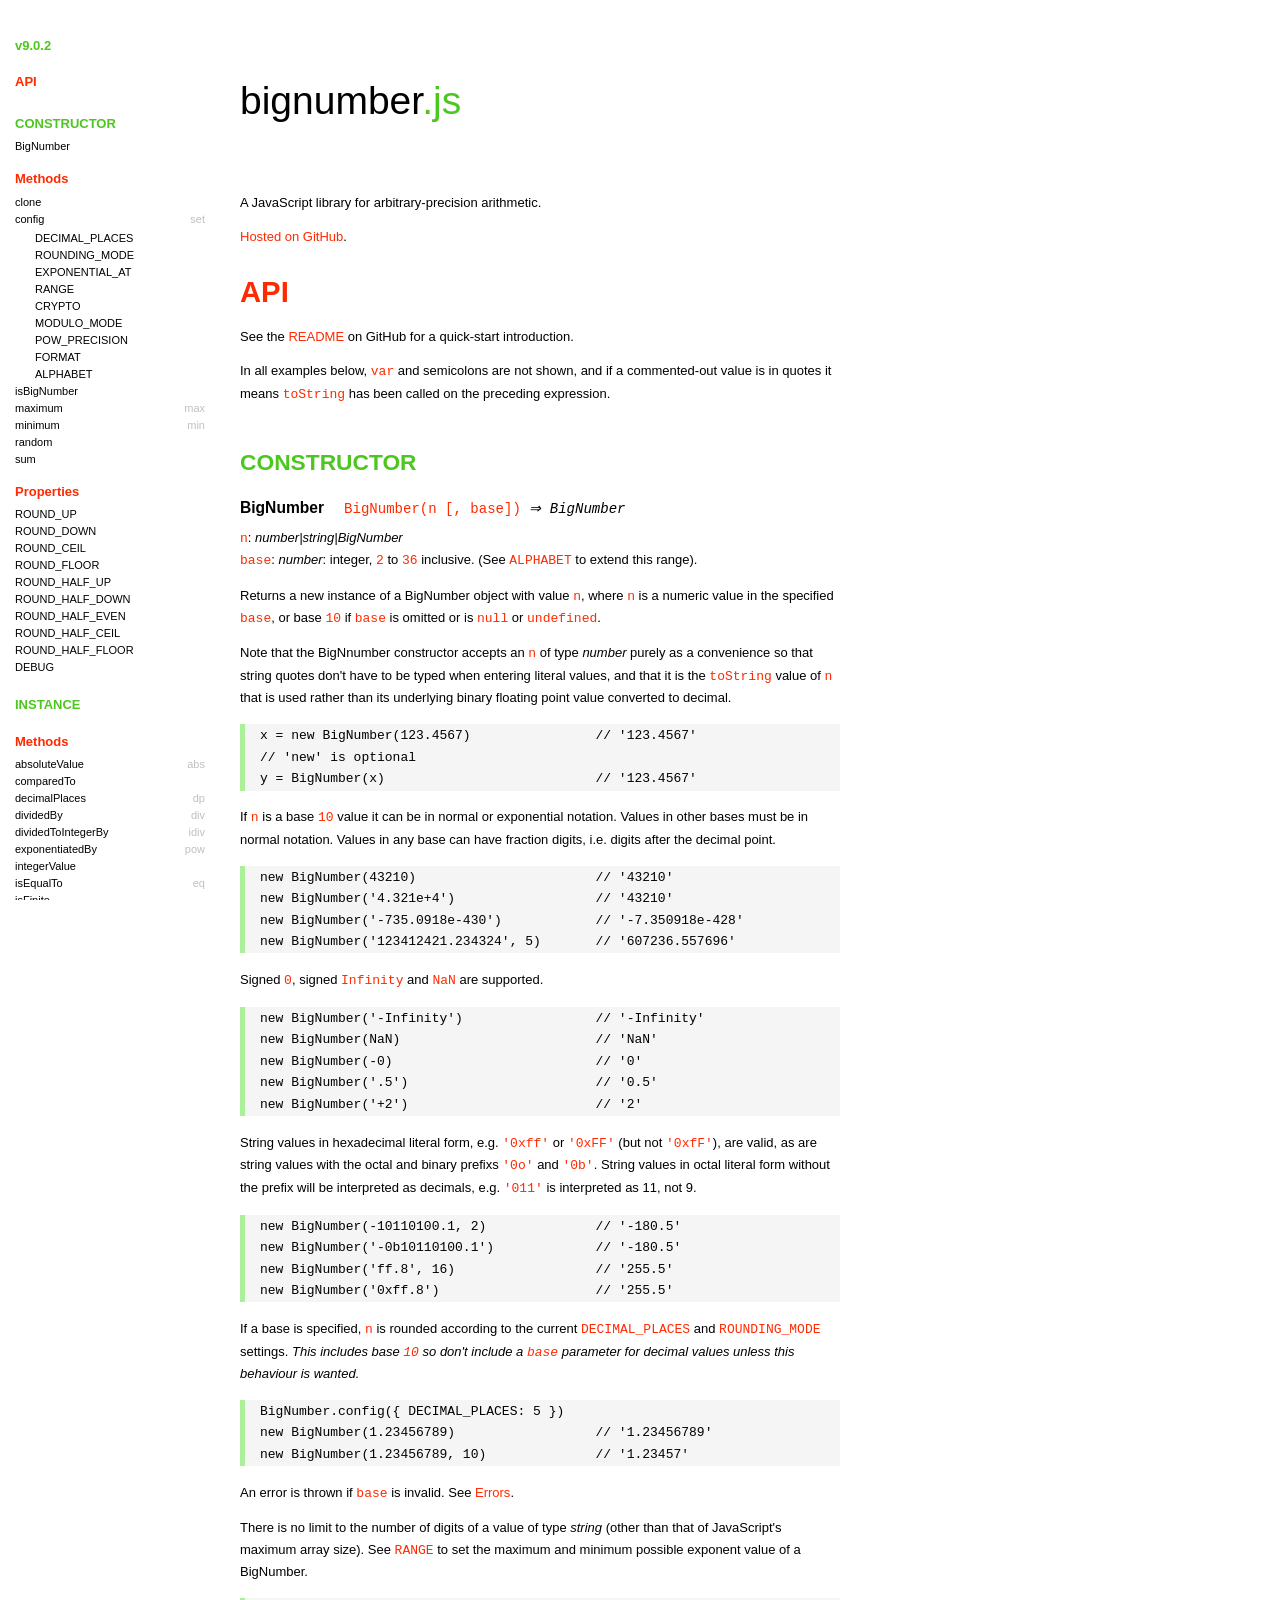
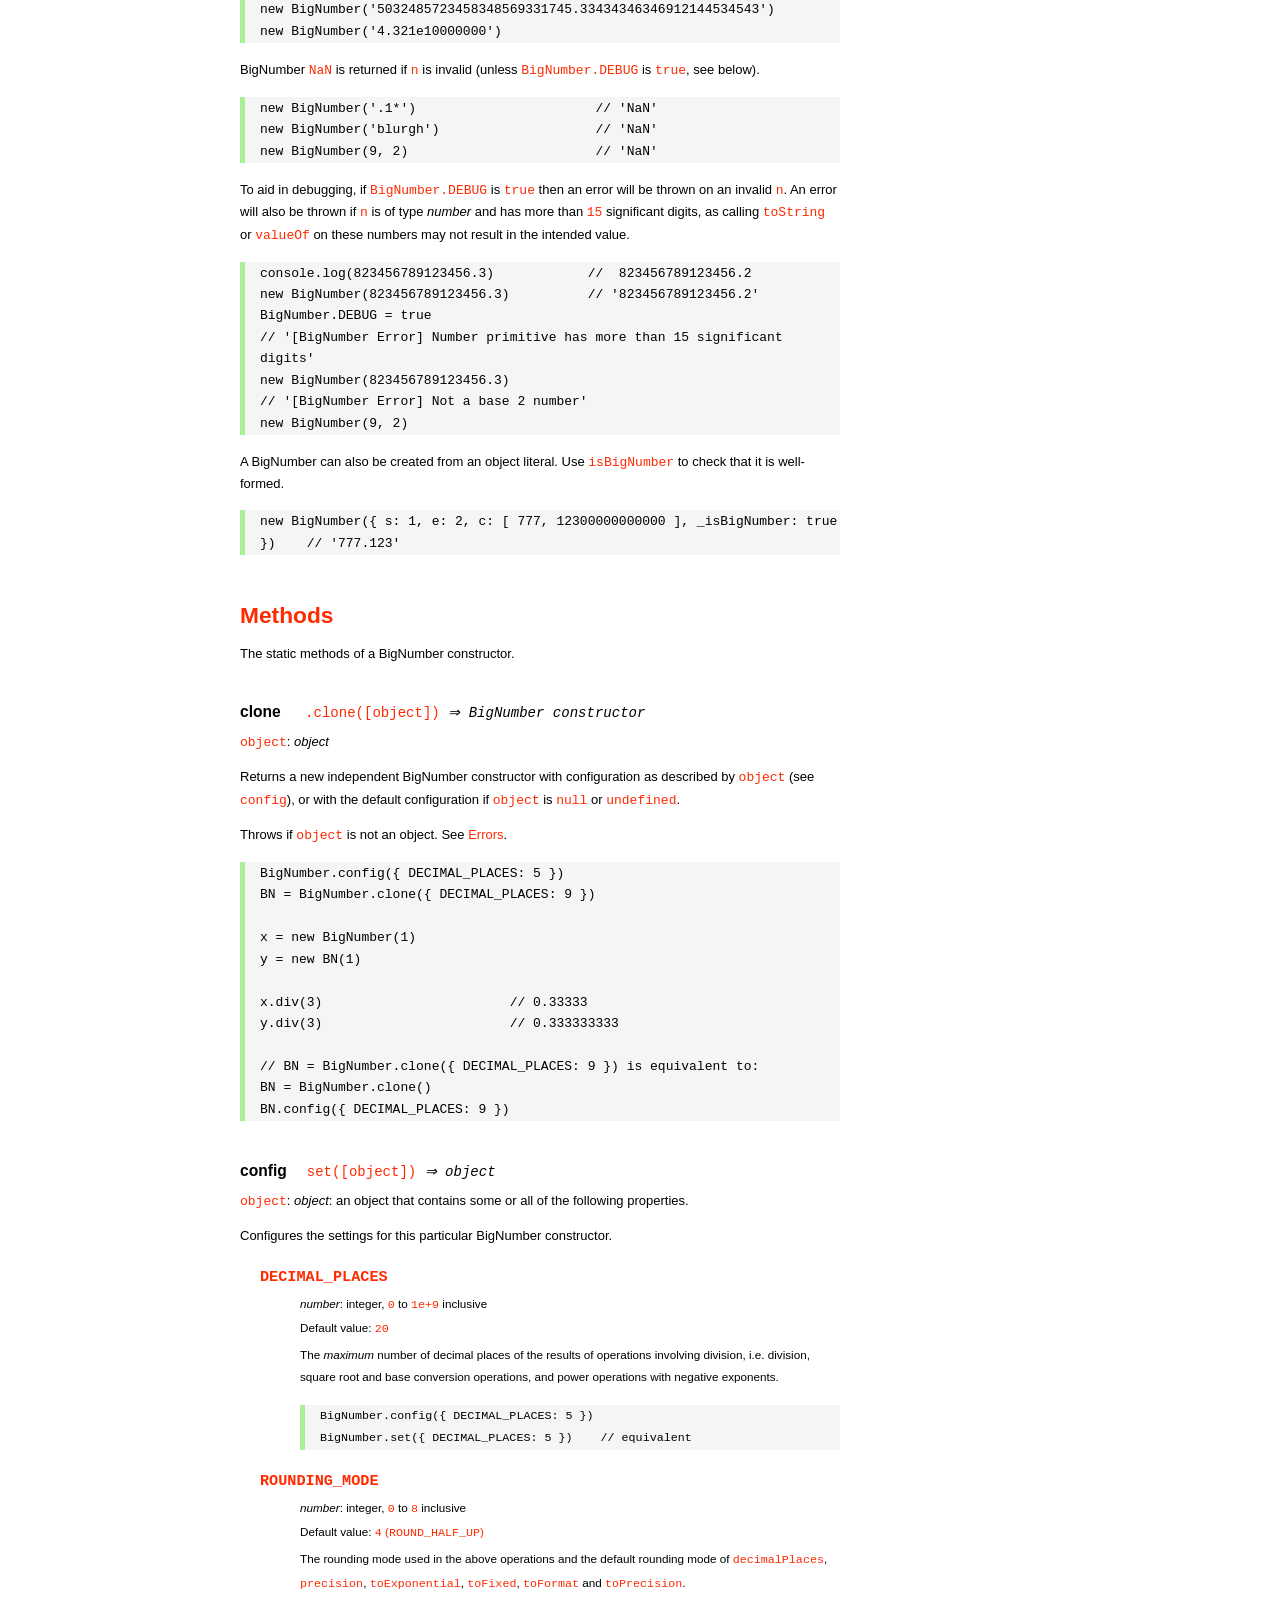
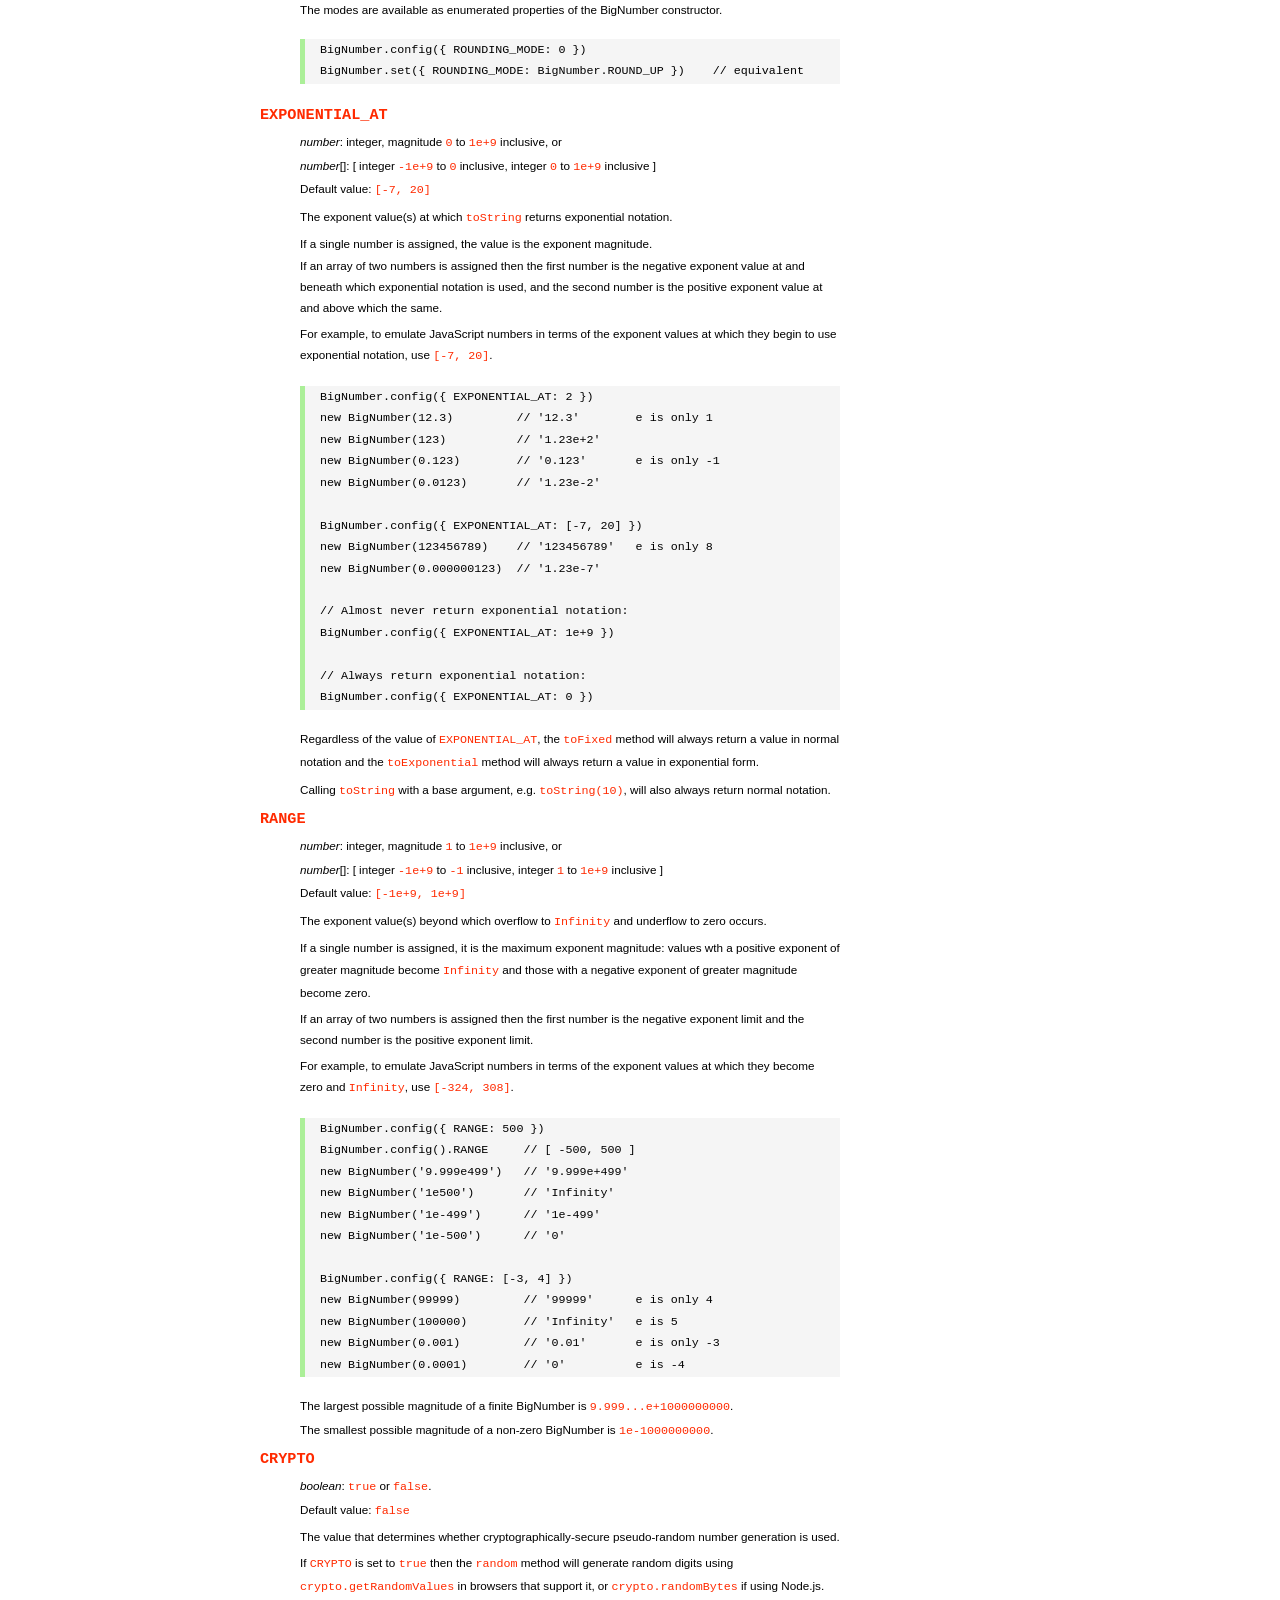
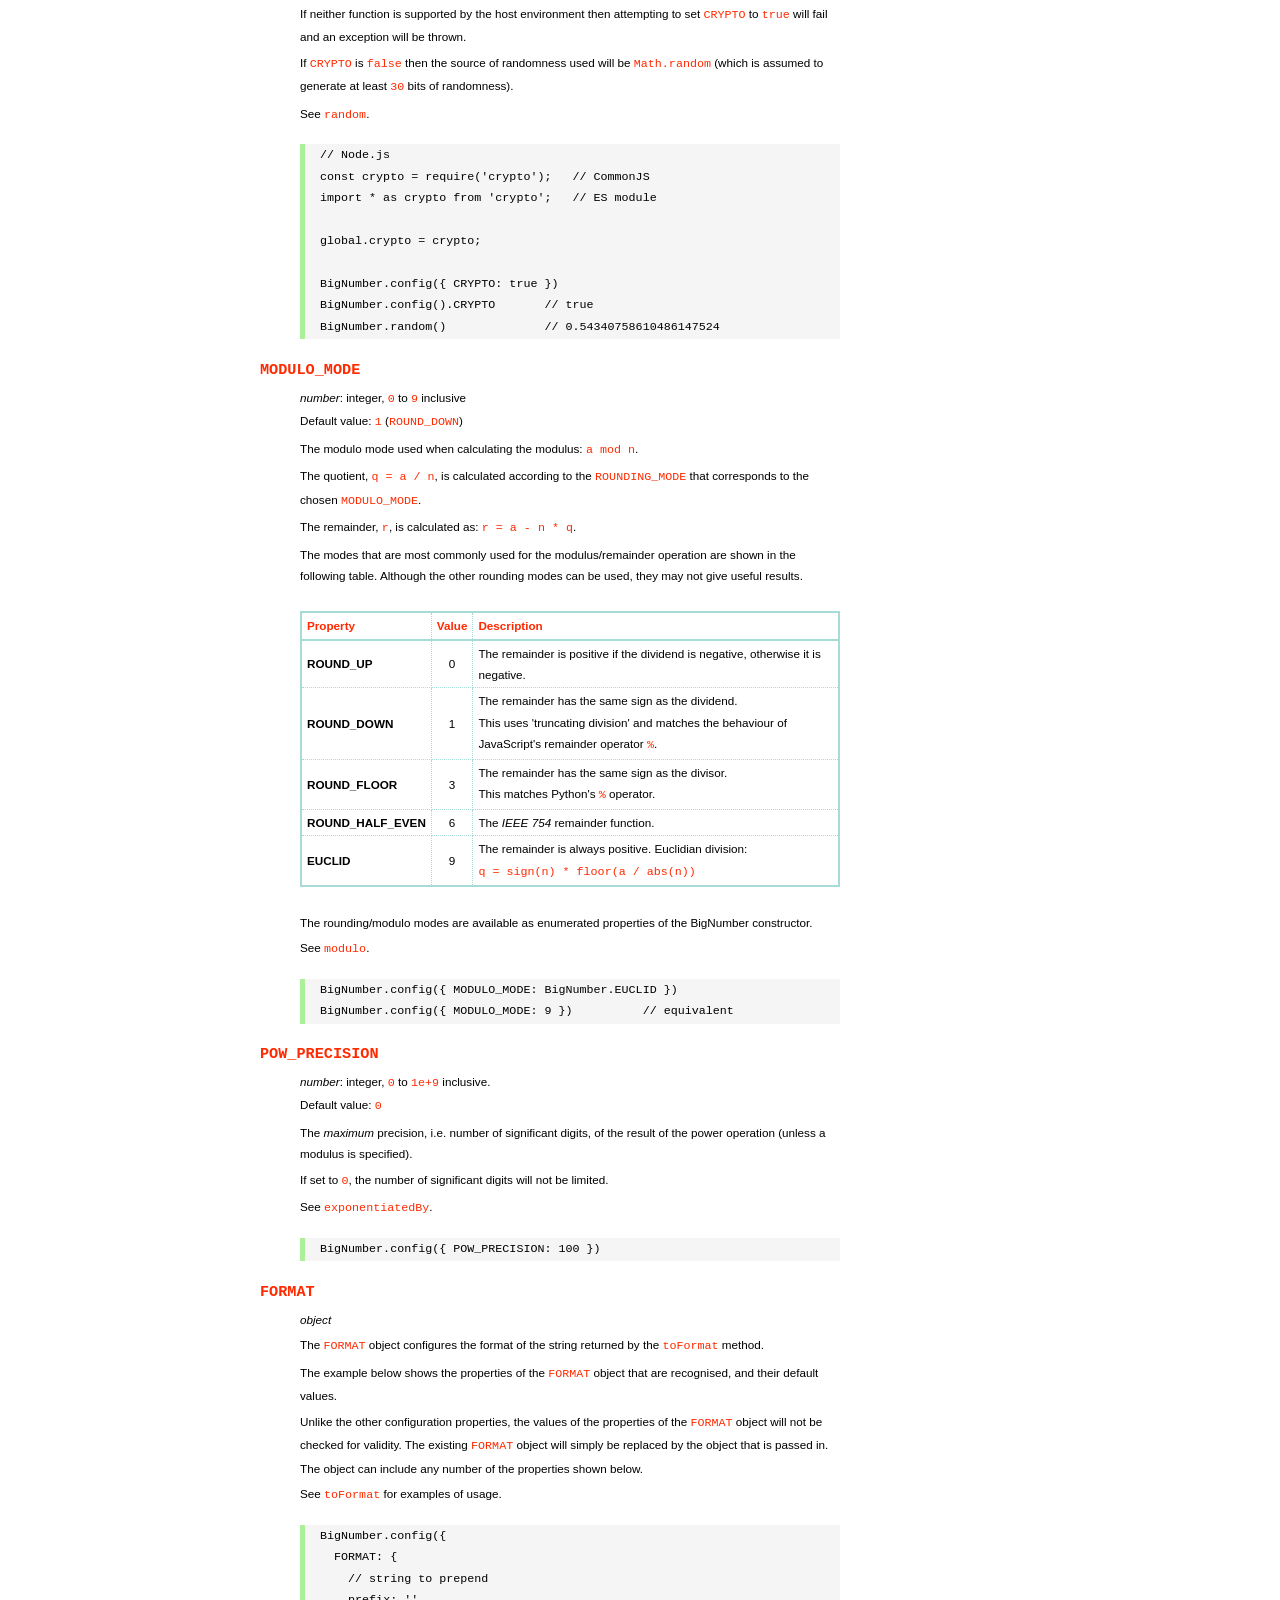
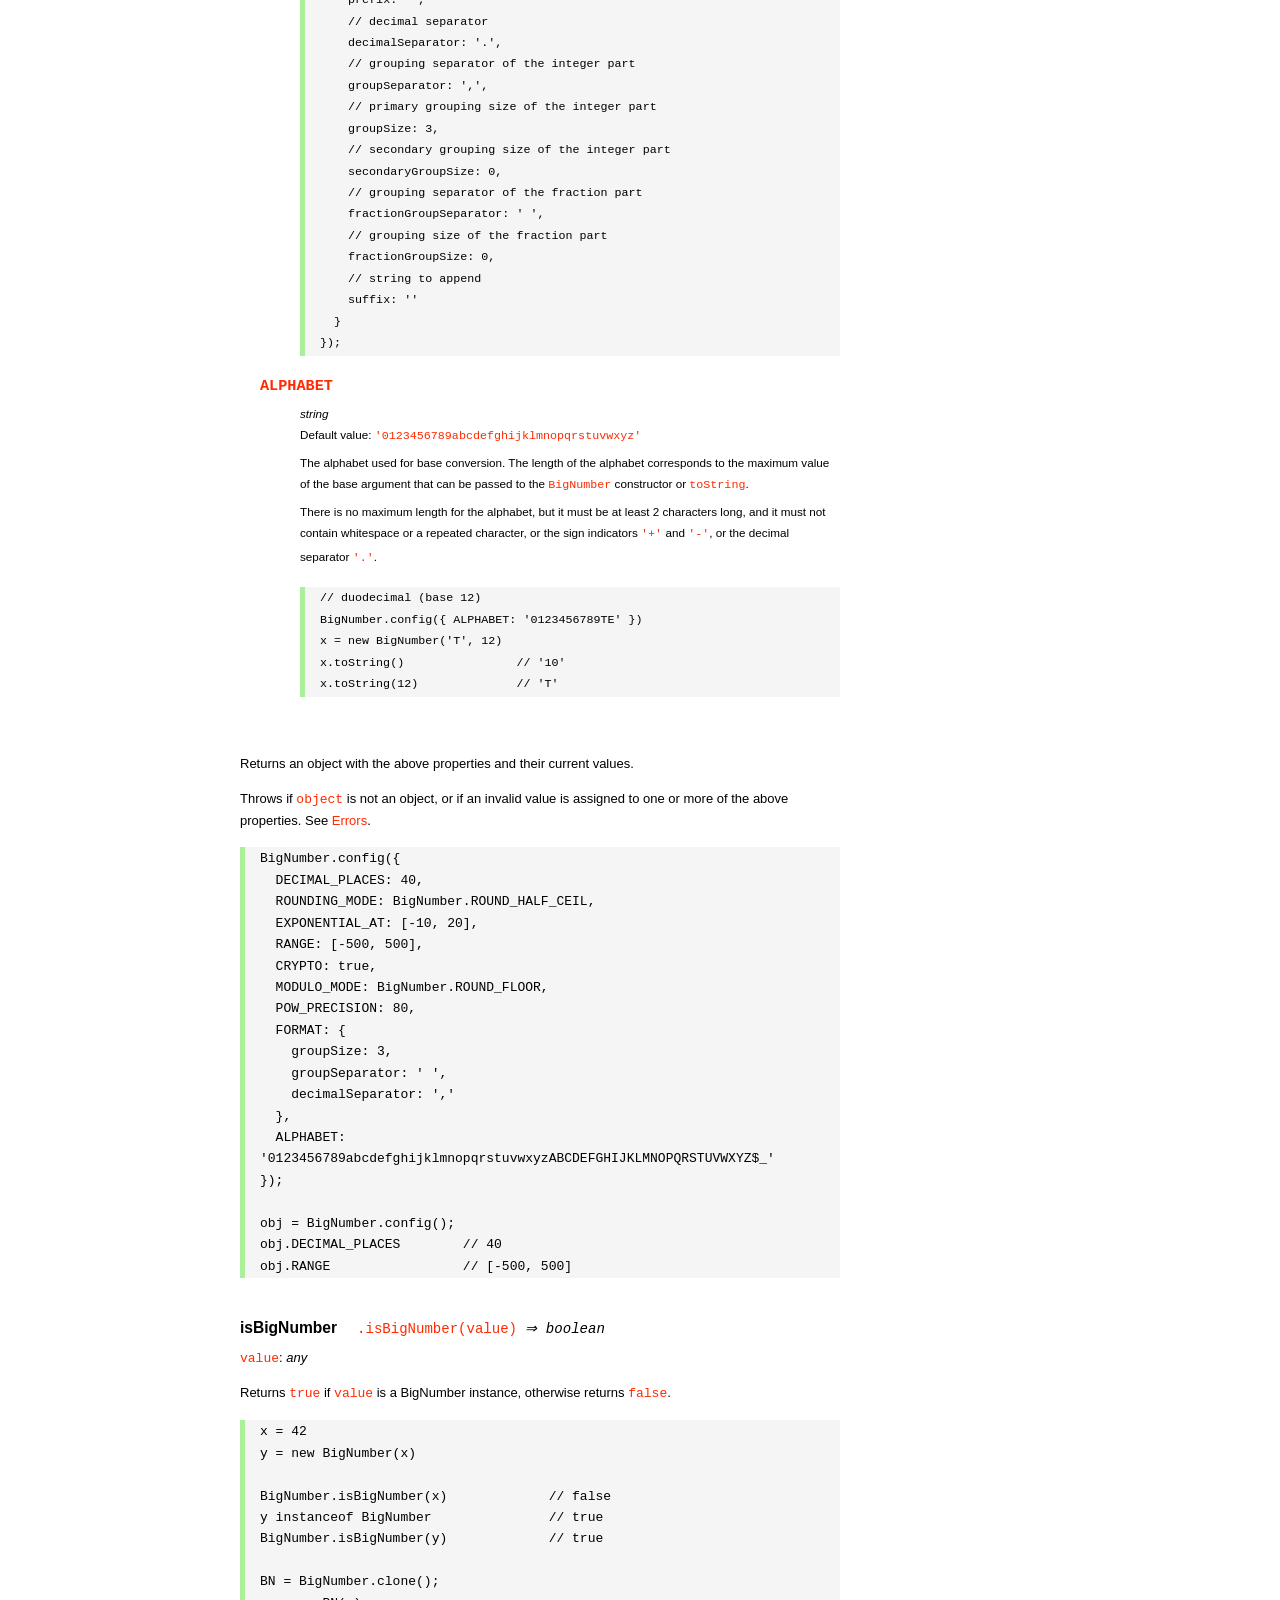
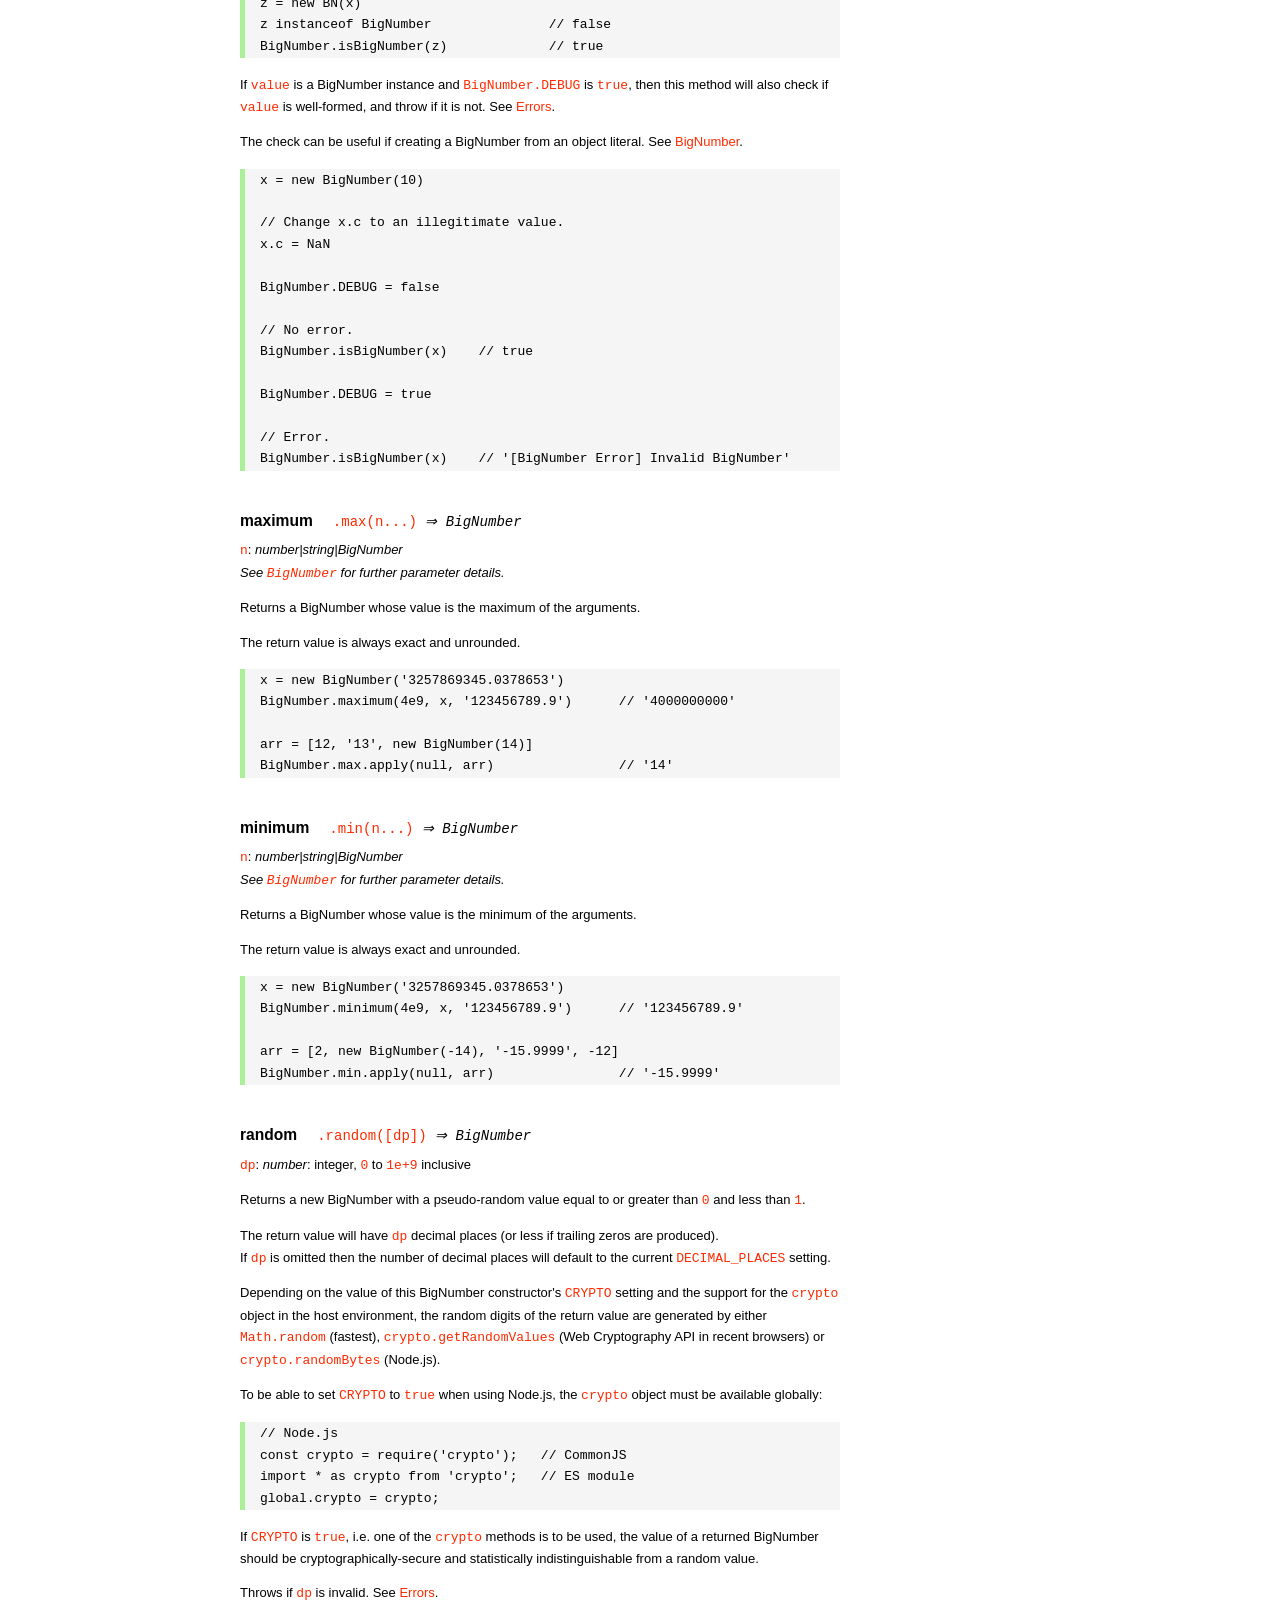
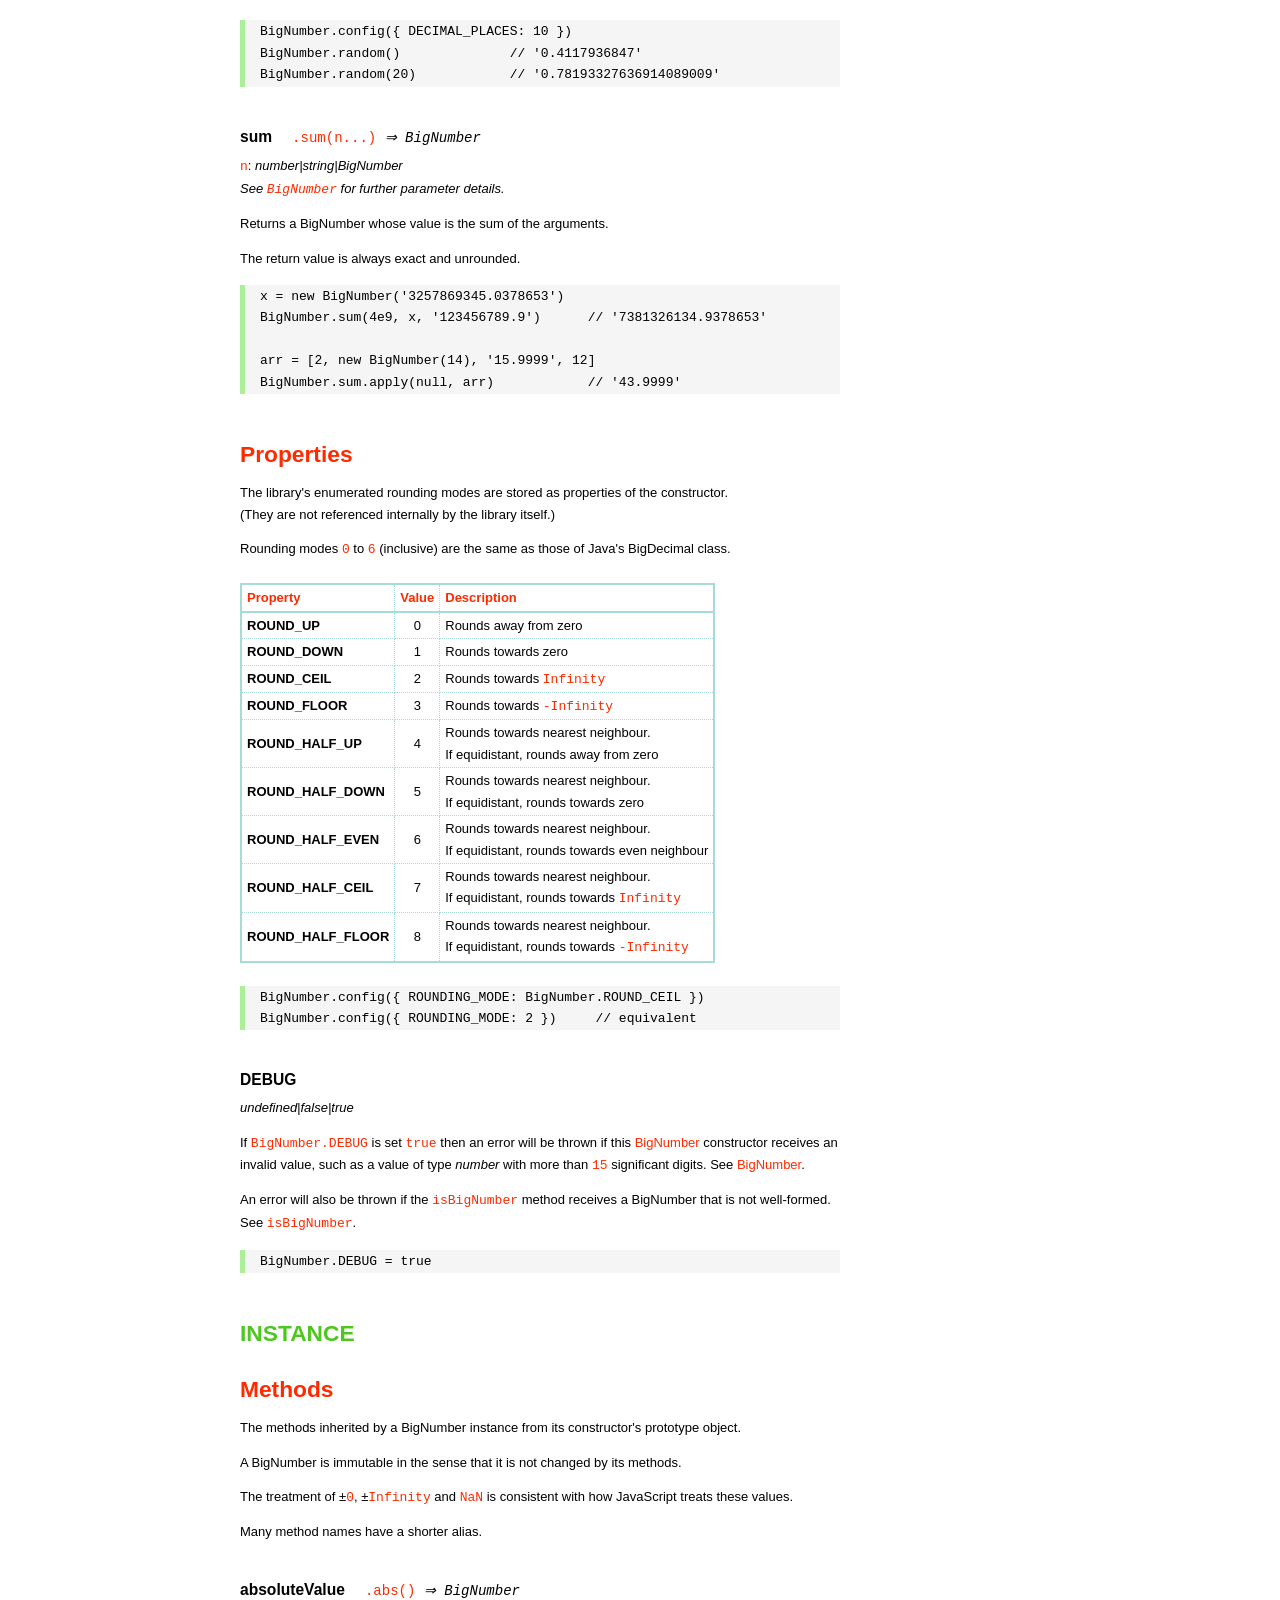
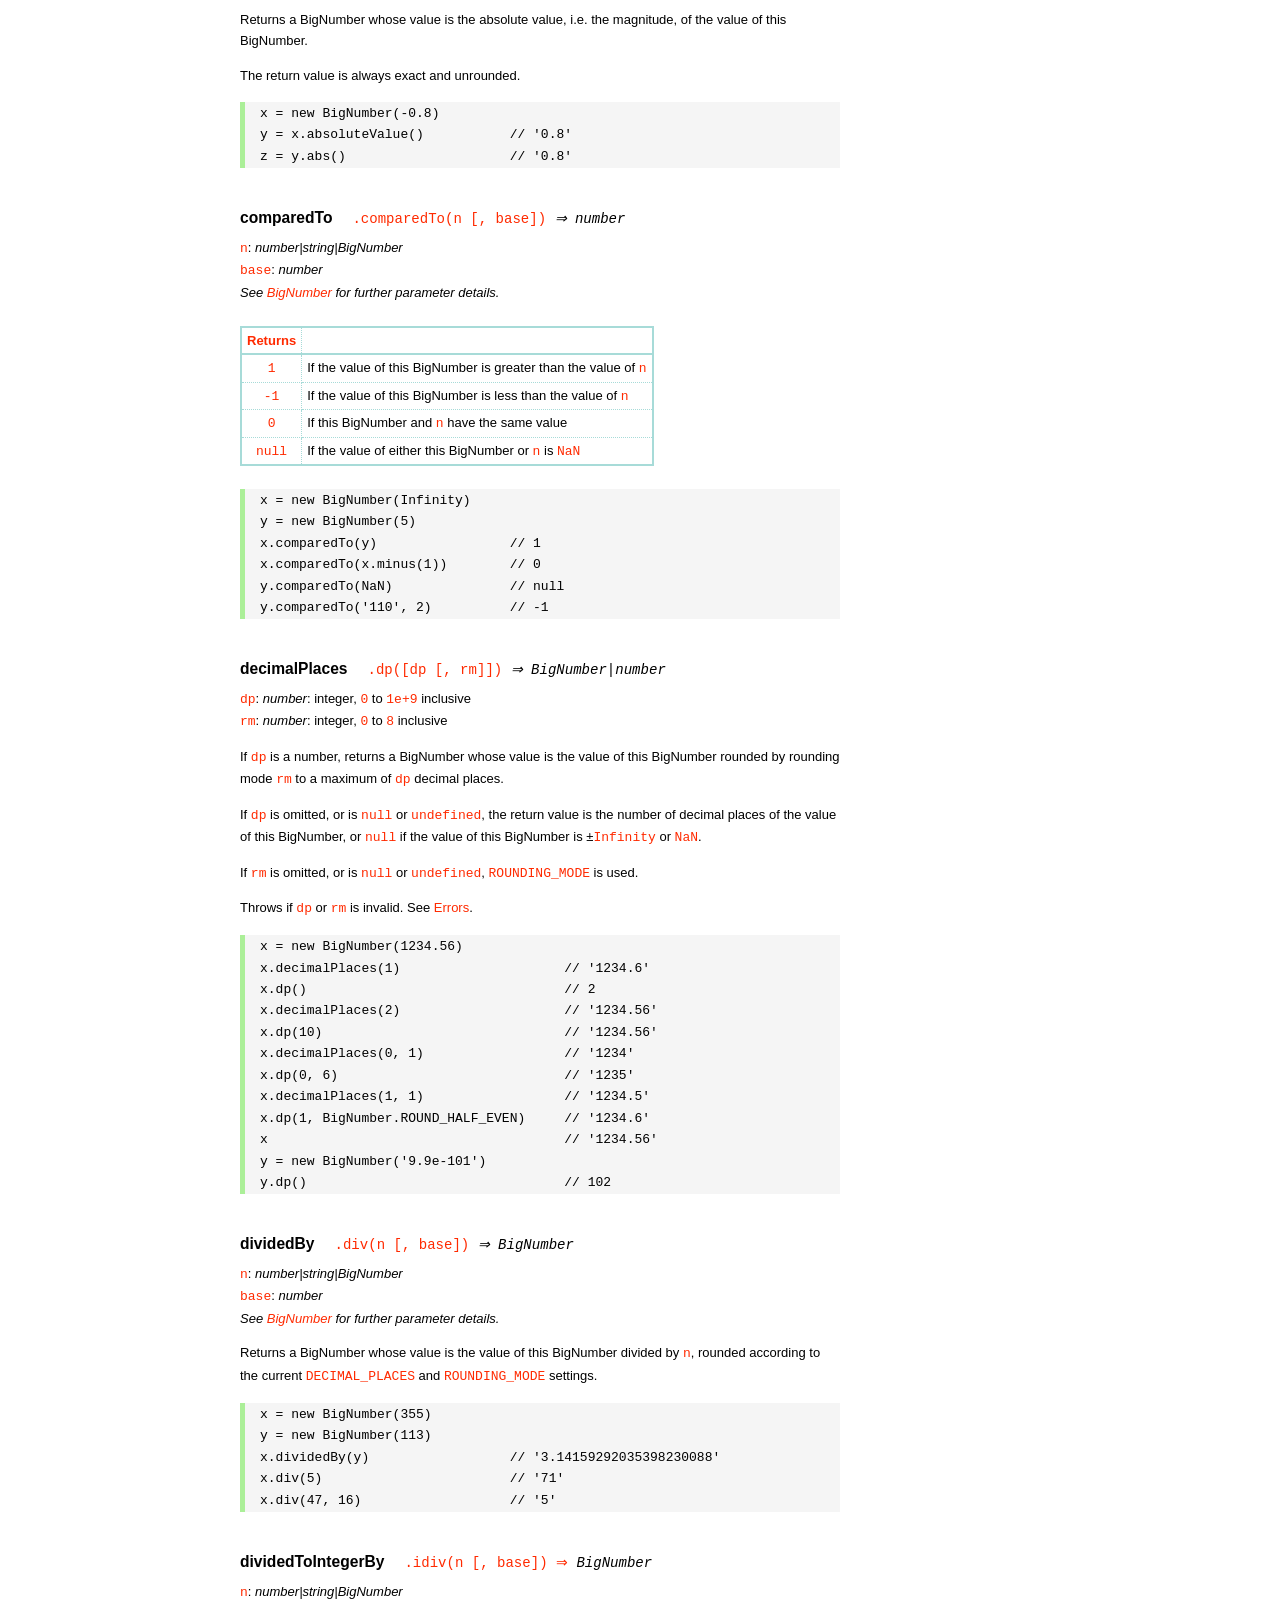
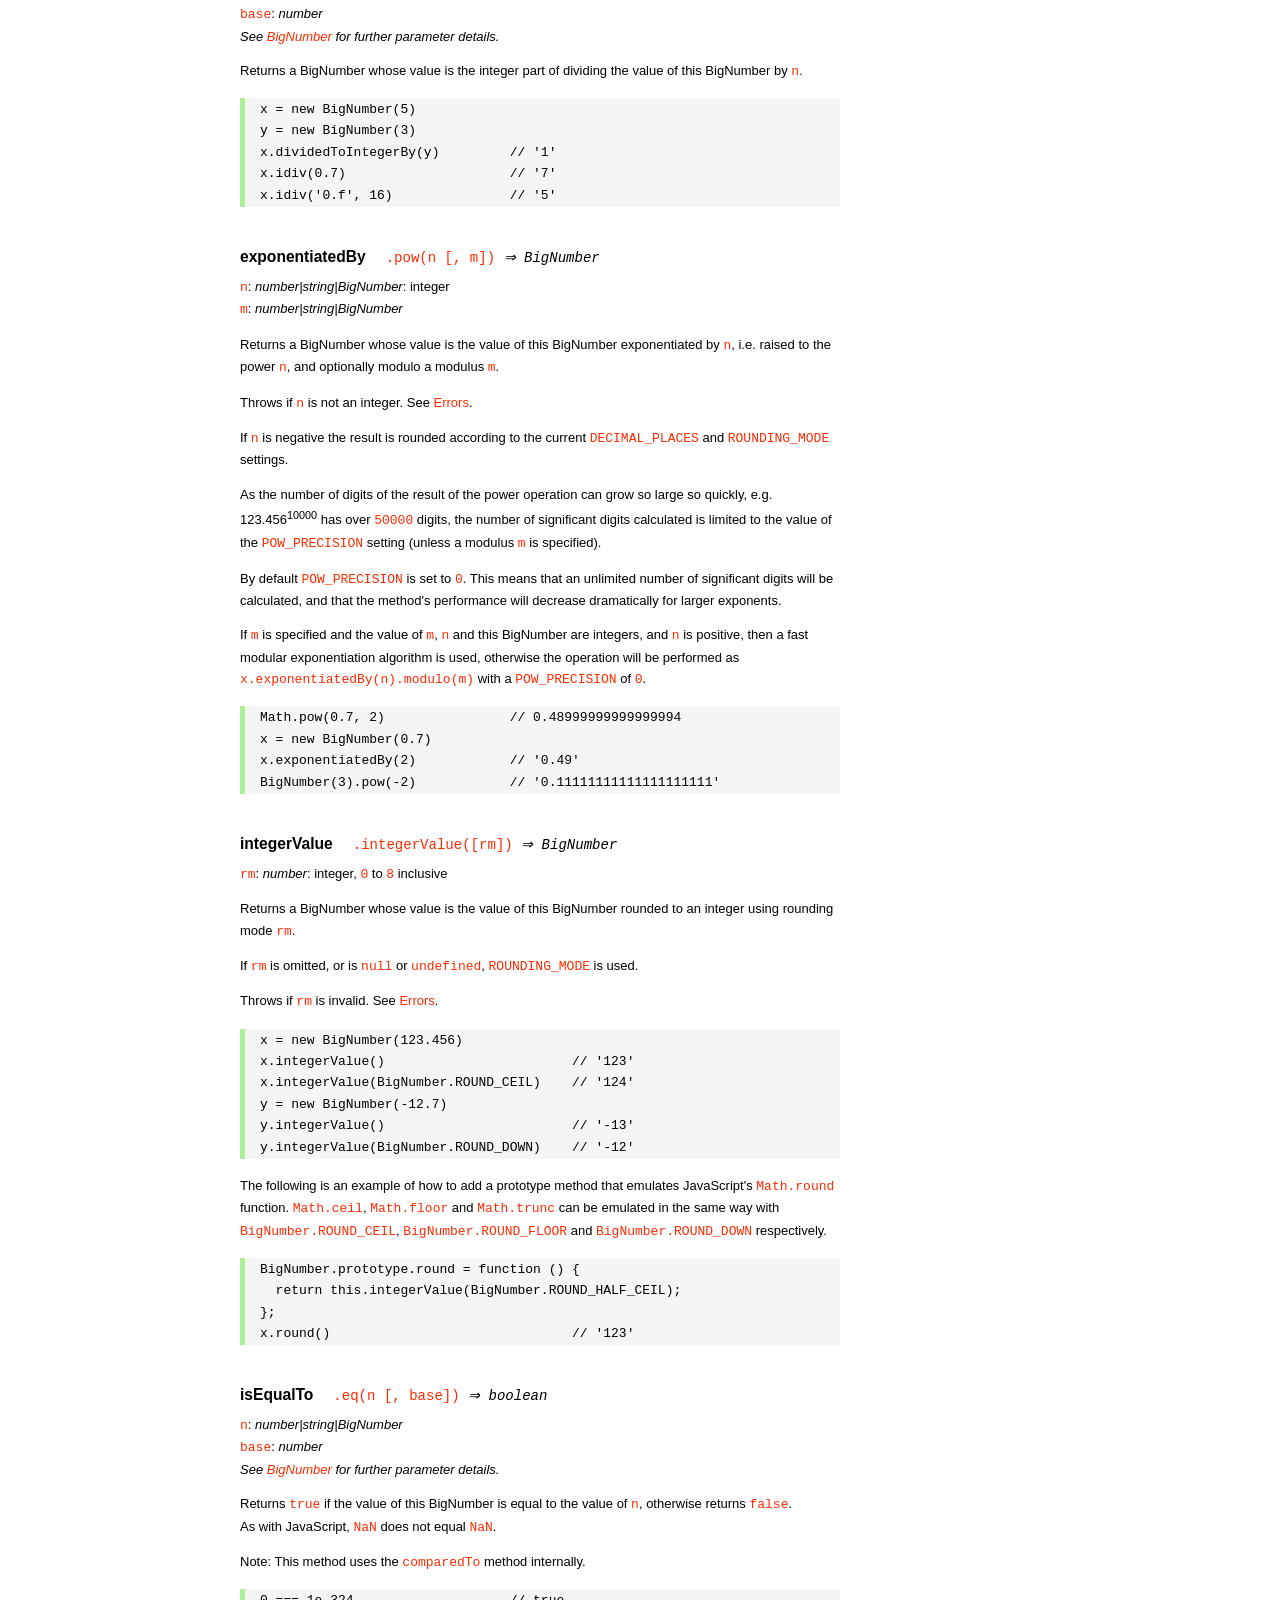
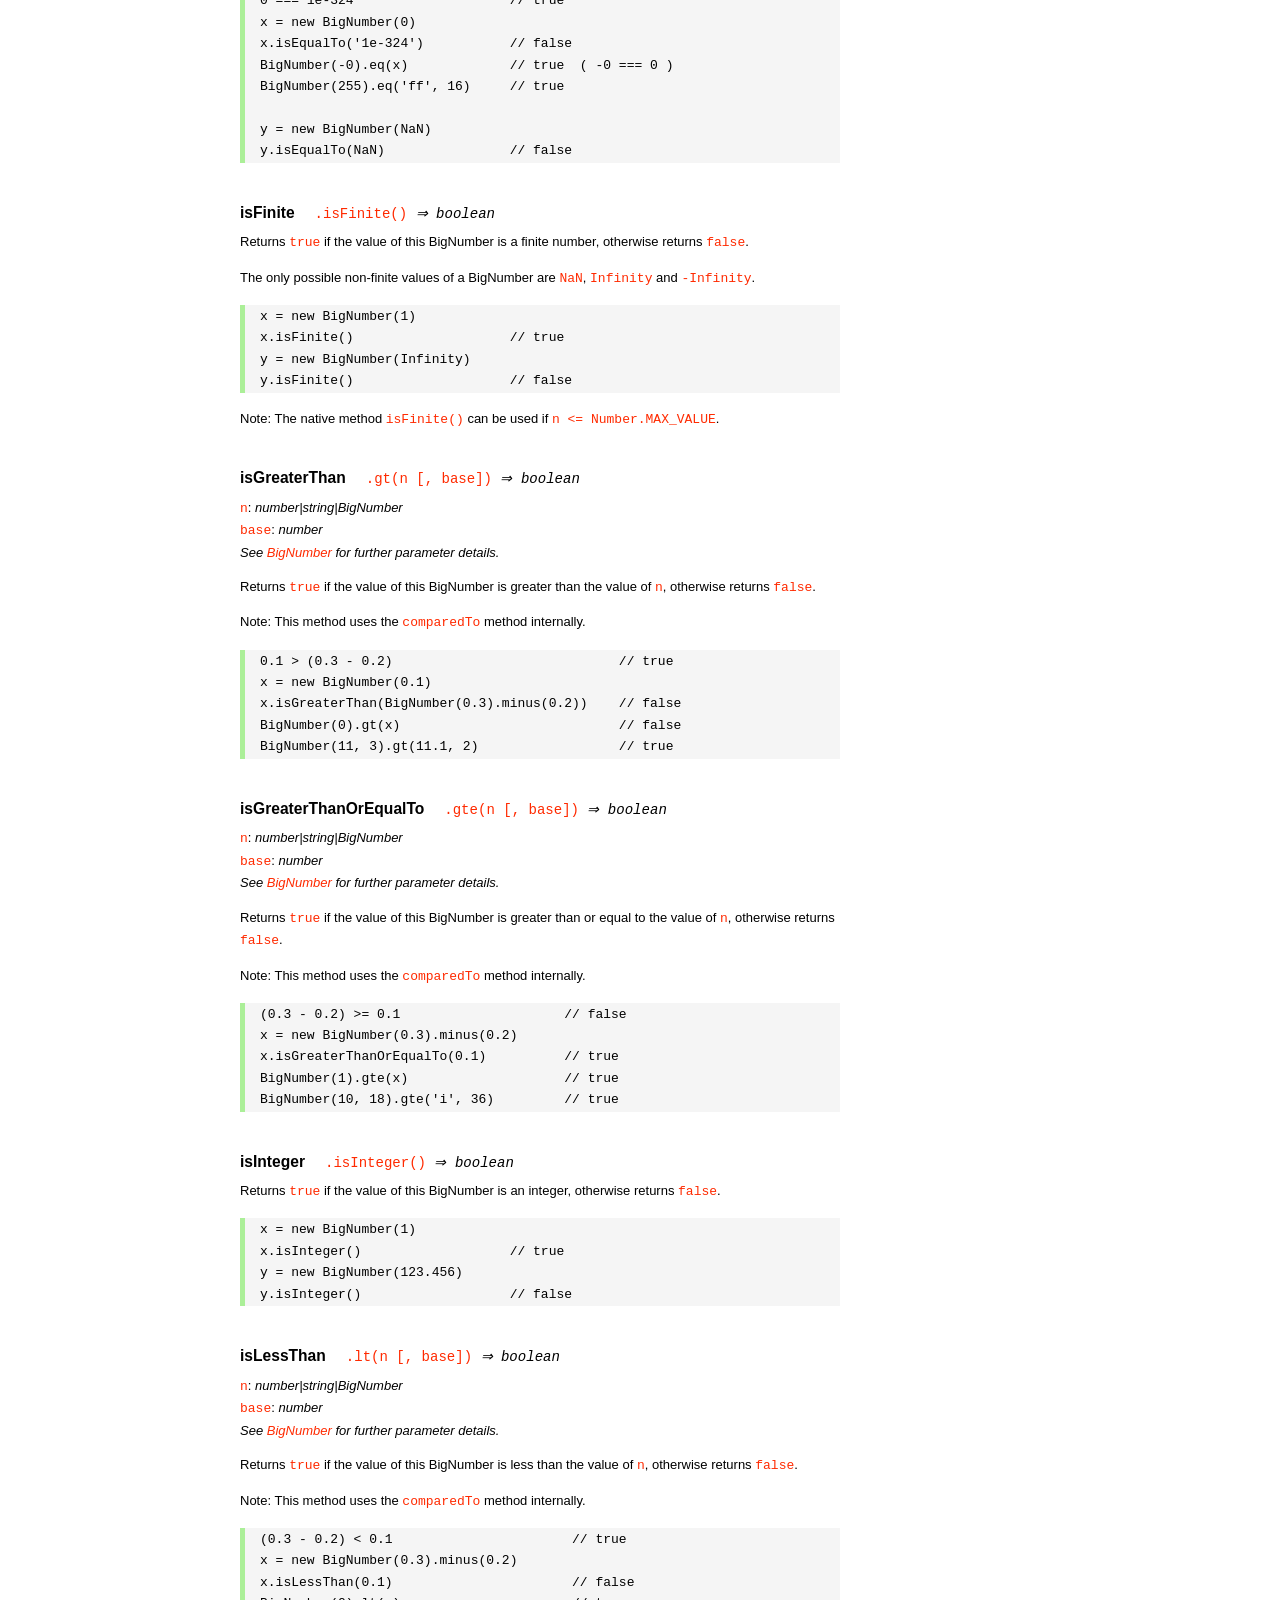
<file: node_modules/bignumber.js/doc/API.html>
<!DOCTYPE HTML>
<html>
<head>
<meta charset="utf-8">
<meta http-equiv="X-UA-Compatible" content="IE=edge">
<meta name="Author" content="M Mclaughlin">
<title>bignumber.js API</title>
<style>
html{font-size:100%}
body{background:#fff;font-family:"Helvetica Neue",Helvetica,Arial,sans-serif;font-size:13px;
  line-height:1.65em;min-height:100%;margin:0}
body,i{color:#000}
.nav{background:#fff;position:fixed;top:0;bottom:0;left:0;width:200px;overflow-y:auto;
  padding:15px 0 30px 15px}
div.container{width:600px;margin:50px 0 50px 240px}
p{margin:0 0 1em;width:600px}
pre,ul{margin:1em 0}
h1,h2,h3,h4,h5{margin:0;padding:1.5em 0 0}
h1,h2{padding:.75em 0}
h1{font:400 3em Verdana,sans-serif;color:#000;margin-bottom:1em}
h2{font-size:2.25em;color:#ff2a00}
h3{font-size:1.75em;color:#4dc71f}
h4{font-size:1.75em;color:#ff2a00;padding-bottom:.75em}
h5{font-size:1.2em;margin-bottom:.4em}
h6{font-size:1.1em;margin-bottom:0.8em;padding:0.5em 0}
dd{padding-top:.35em}
dt{padding-top:.5em}
b{font-weight:700}
dt b{font-size:1.3em}
a,a:visited{color:#ff2a00;text-decoration:none}
a:active,a:hover{outline:0;text-decoration:underline}
.nav a,.nav b,.nav a:visited{display:block;color:#ff2a00;font-weight:700; margin-top:15px}
.nav b{color:#4dc71f;margin-top:20px;cursor:default;width:auto}
ul{list-style-type:none;padding:0 0 0 20px}
.nav ul{line-height:14px;padding-left:0;margin:5px 0 0}
.nav ul a,.nav ul a:visited,span{display:inline;color:#000;font-family:Verdana,Geneva,sans-serif;
  font-size:11px;font-weight:400;margin:0}
.inset,ul.inset{margin-left:20px}
.inset{font-size:.9em}
.nav li{width:auto;margin:0 0 3px}
.alias{font-style:italic;margin-left:20px}
table{border-collapse:collapse;border-spacing:0;border:2px solid #a7dbd8;margin:1.75em 0;padding:0}
td,th{text-align:left;margin:0;padding:2px 5px;border:1px dotted #a7dbd8}
th{border-top:2px solid #a7dbd8;border-bottom:2px solid #a7dbd8;color:#ff2a00}
code,pre{font-family:Consolas, monaco, monospace;font-weight:400}
pre{background:#f5f5f5;white-space:pre-wrap;word-wrap:break-word;border-left:5px solid #abef98;
  padding:1px 0 1px 15px;margin:1.2em 0}
code,.nav-title{color:#ff2a00}
.end{margin-bottom:25px}
.centre{text-align:center}
.error-table{font-size:13px;width:100%}
#faq{margin:3em 0 0}
li span{float:right;margin-right:10px;color:#c0c0c0}
#js{font:inherit;color:#4dc71f}
</style>
</head>
<body>

  <div class="nav">

    <b>v9.0.2</b>

	<a class='nav-title' href="#">API</a>

    <b> CONSTRUCTOR </b>
    <ul>
      <li><a href="#bignumber">BigNumber</a></li>
    </ul>

    <a href="#methods">Methods</a>
    <ul>
      <li><a href="#clone">clone</a></li>
      <li><a href="#config" >config</a><span>set</span></li>
      <li>
        <ul class="inset">
          <li><a href="#decimal-places">DECIMAL_PLACES</a></li>
          <li><a href="#rounding-mode" >ROUNDING_MODE</a></li>
          <li><a href="#exponential-at">EXPONENTIAL_AT</a></li>
          <li><a href="#range"         >RANGE</a></li>
          <li><a href="#crypto"        >CRYPTO</a></li>
          <li><a href="#modulo-mode"   >MODULO_MODE</a></li>
          <li><a href="#pow-precision" >POW_PRECISION</a></li>
          <li><a href="#format"        >FORMAT</a></li>
          <li><a href="#alphabet"      >ALPHABET</a></li>
        </ul>
      </li>
      <li><a href="#isBigNumber">isBigNumber</a></li>
      <li><a href="#max"        >maximum</a><span>max</span></li>
      <li><a href="#min"        >minimum</a><span>min</span></li>
      <li><a href="#random"     >random</a></li>
      <li><a href="#sum"        >sum</a></li>
    </ul>

    <a href="#constructor-properties">Properties</a>
    <ul>
      <li><a href="#round-up"        >ROUND_UP</a></li>
      <li><a href="#round-down"      >ROUND_DOWN</a></li>
      <li><a href="#round-ceil"      >ROUND_CEIL</a></li>
      <li><a href="#round-floor"     >ROUND_FLOOR</a></li>
      <li><a href="#round-half-up"   >ROUND_HALF_UP</a></li>
      <li><a href="#round-half-down" >ROUND_HALF_DOWN</a></li>
      <li><a href="#round-half-even" >ROUND_HALF_EVEN</a></li>
      <li><a href="#round-half-ceil" >ROUND_HALF_CEIL</a></li>
      <li><a href="#round-half-floor">ROUND_HALF_FLOOR</a></li>
      <li><a href="#debug"           >DEBUG</a></li>
    </ul>

    <b> INSTANCE </b>

    <a href="#prototype-methods">Methods</a>
    <ul>
      <li><a href="#abs"    >absoluteValue         </a><span>abs</span>  </li>
      <li><a href="#cmp"    >comparedTo            </a>                  </li>
      <li><a href="#dp"     >decimalPlaces         </a><span>dp</span>   </li>
      <li><a href="#div"    >dividedBy             </a><span>div</span>  </li>
      <li><a href="#divInt" >dividedToIntegerBy    </a><span>idiv</span> </li>
      <li><a href="#pow"    >exponentiatedBy       </a><span>pow</span>  </li>
      <li><a href="#int"    >integerValue          </a>                  </li>
      <li><a href="#eq"     >isEqualTo             </a><span>eq</span>   </li>
      <li><a href="#isF"    >isFinite              </a>                  </li>
      <li><a href="#gt"     >isGreaterThan         </a><span>gt</span>   </li>
      <li><a href="#gte"    >isGreaterThanOrEqualTo</a><span>gte</span>  </li>
      <li><a href="#isInt"  >isInteger             </a>                  </li>
      <li><a href="#lt"     >isLessThan            </a><span>lt</span>   </li>
      <li><a href="#lte"    >isLessThanOrEqualTo   </a><span>lte</span>  </li>
      <li><a href="#isNaN"  >isNaN                 </a>                  </li>
      <li><a href="#isNeg"  >isNegative            </a>                  </li>
      <li><a href="#isPos"  >isPositive            </a>                  </li>
      <li><a href="#isZ"    >isZero                </a>                  </li>
      <li><a href="#minus"  >minus                 </a>                  </li>
      <li><a href="#mod"    >modulo                </a><span>mod</span>  </li>
      <li><a href="#times"  >multipliedBy          </a><span>times</span></li>
      <li><a href="#neg"    >negated               </a>                  </li>
      <li><a href="#plus"   >plus                  </a>                  </li>
      <li><a href="#sd"     >precision             </a><span>sd</span>   </li>
      <li><a href="#shift"  >shiftedBy             </a>                  </li>
      <li><a href="#sqrt"   >squareRoot            </a><span>sqrt</span> </li>
      <li><a href="#toE"    >toExponential         </a>                  </li>
      <li><a href="#toFix"  >toFixed               </a>                  </li>
      <li><a href="#toFor"  >toFormat              </a>                  </li>
      <li><a href="#toFr"   >toFraction            </a>                  </li>
      <li><a href="#toJSON" >toJSON                </a>                  </li>
      <li><a href="#toN"    >toNumber              </a>                  </li>
      <li><a href="#toP"    >toPrecision           </a>                  </li>
      <li><a href="#toS"    >toString              </a>                  </li>
      <li><a href="#valueOf">valueOf               </a>                  </li>
    </ul>

    <a href="#instance-properties">Properties</a>
    <ul>
      <li><a href="#coefficient">c: coefficient</a></li>
      <li><a href="#exponent"   >e: exponent</a></li>
      <li><a href="#sign"       >s: sign</a></li>
    </ul>

    <a href="#zero-nan-infinity">Zero, NaN &amp; Infinity</a>
    <a href="#Errors">Errors</a>
    <a href="#type-coercion">Type coercion</a>
    <a class='end' href="#faq">FAQ</a>

  </div>

  <div class="container">

    <h1>bignumber<span id='js'>.js</span></h1>

    <p>A JavaScript library for arbitrary-precision arithmetic.</p>
    <p><a href="https://github.com/MikeMcl/bignumber.js">Hosted on GitHub</a>. </p>

    <h2>API</h2>

    <p>
      See the <a href='https://github.com/MikeMcl/bignumber.js'>README</a> on GitHub for a
      quick-start introduction.
    </p>
    <p>
      In all examples below, <code>var</code> and semicolons are not shown, and if a commented-out
      value is in quotes it means <code>toString</code> has been called on the preceding expression.
    </p>


    <h3>CONSTRUCTOR</h3>


    <h5 id="bignumber">
      BigNumber<code class='inset'>BigNumber(n [, base]) <i>&rArr; BigNumber</i></code>
    </h5>
    <p>
      <code>n</code>: <i>number|string|BigNumber</i><br />
      <code>base</code>: <i>number</i>: integer, <code>2</code> to <code>36</code> inclusive. (See
      <a href='#alphabet'><code>ALPHABET</code></a> to extend this range).
    </p>
    <p>
      Returns a new instance of a BigNumber object with value <code>n</code>, where <code>n</code>
      is a numeric value in the specified <code>base</code>, or base <code>10</code> if
      <code>base</code> is omitted or is <code>null</code> or <code>undefined</code>.
    </p>
    <p>
      Note that the BigNnumber constructor accepts an <code>n</code> of type <em>number</em> purely
      as a convenience so that string quotes don't have to be typed when entering literal values,
      and that it is the <code>toString</code> value of <code>n</code> that is used rather than its
      underlying binary floating point value converted to decimal. 
    </p>
    <pre>
x = new BigNumber(123.4567)                // '123.4567'
// 'new' is optional
y = BigNumber(x)                           // '123.4567'</pre>
    <p>
      If <code>n</code> is a base <code>10</code> value it can be in normal or exponential notation.
      Values in other bases must be in normal notation. Values in any base can have fraction digits,
      i.e. digits after the decimal point.
    </p>
    <pre>
new BigNumber(43210)                       // '43210'
new BigNumber('4.321e+4')                  // '43210'
new BigNumber('-735.0918e-430')            // '-7.350918e-428'
new BigNumber('123412421.234324', 5)       // '607236.557696'</pre>
    <p>
      Signed <code>0</code>, signed <code>Infinity</code> and <code>NaN</code> are supported.
    </p>
    <pre>
new BigNumber('-Infinity')                 // '-Infinity'
new BigNumber(NaN)                         // 'NaN'
new BigNumber(-0)                          // '0'
new BigNumber('.5')                        // '0.5'
new BigNumber('+2')                        // '2'</pre>
    <p>
      String values in hexadecimal literal form, e.g. <code>'0xff'</code> or <code>'0xFF'</code>
      (but not <code>'0xfF'</code>), are valid, as are string values with the octal and binary
      prefixs <code>'0o'</code> and <code>'0b'</code>. String values in octal literal form without
      the prefix will be interpreted as decimals, e.g. <code>'011'</code> is interpreted as 11, not 9.
    </p>
    <pre>
new BigNumber(-10110100.1, 2)              // '-180.5'
new BigNumber('-0b10110100.1')             // '-180.5'
new BigNumber('ff.8', 16)                  // '255.5'
new BigNumber('0xff.8')                    // '255.5'</pre>
    <p>
      If a base is specified, <code>n</code> is rounded according to the current
      <a href='#decimal-places'><code>DECIMAL_PLACES</code></a> and
      <a href='#rounding-mode'><code>ROUNDING_MODE</code></a> settings. <em>This includes base
      <code>10</code> so don't include a <code>base</code> parameter for decimal values unless
      this behaviour is wanted.</em>
    </p>
    <pre>BigNumber.config({ DECIMAL_PLACES: 5 })
new BigNumber(1.23456789)                  // '1.23456789'
new BigNumber(1.23456789, 10)              // '1.23457'</pre>
    <p>An error is thrown if <code>base</code> is invalid. See <a href='#Errors'>Errors</a>.</p>
    <p>
      There is no limit to the number of digits of a value of type <em>string</em> (other than
      that of JavaScript's maximum array size). See <a href='#range'><code>RANGE</code></a> to set
      the maximum and minimum possible exponent value of a BigNumber.
    </p>
    <pre>
new BigNumber('5032485723458348569331745.33434346346912144534543')
new BigNumber('4.321e10000000')</pre>
    <p>BigNumber <code>NaN</code> is returned if <code>n</code> is invalid
    (unless <code>BigNumber.DEBUG</code> is <code>true</code>, see below).</p>
    <pre>
new BigNumber('.1*')                       // 'NaN'
new BigNumber('blurgh')                    // 'NaN'
new BigNumber(9, 2)                        // 'NaN'</pre>
    <p>
      To aid in debugging, if <code>BigNumber.DEBUG</code> is <code>true</code> then an error will
      be thrown on an invalid <code>n</code>. An error will also be thrown if <code>n</code> is of
      type <em>number</em> and has more than <code>15</code> significant digits, as calling
      <code><a href='#toS'>toString</a></code> or <code><a href='#valueOf'>valueOf</a></code> on
      these numbers may not result in the intended value.
    </p>
      <pre>
console.log(823456789123456.3)            //  823456789123456.2
new BigNumber(823456789123456.3)          // '823456789123456.2'
BigNumber.DEBUG = true
// '[BigNumber Error] Number primitive has more than 15 significant digits'
new BigNumber(823456789123456.3)
// '[BigNumber Error] Not a base 2 number'
new BigNumber(9, 2)</pre>
    <p>
      A BigNumber can also be created from an object literal.
      Use <code><a href='#isBigNumber'>isBigNumber</a></code> to check that it is well-formed.
    </p>
    <pre>new BigNumber({ s: 1, e: 2, c: [ 777, 12300000000000 ], _isBigNumber: true })    // '777.123'</pre>




    <h4 id="methods">Methods</h4>
     <p>The static methods of a BigNumber constructor.</p>




    <h5 id="clone">clone
      <code class='inset'>.clone([object]) <i>&rArr; BigNumber constructor</i></code>
    </h5>
    <p><code>object</code>: <i>object</i></p>
    <p>
      Returns a new independent BigNumber constructor with configuration as described by
      <code>object</code> (see <a href='#config'><code>config</code></a>), or with the default
      configuration if <code>object</code> is <code>null</code> or <code>undefined</code>.
    </p>
    <p>
      Throws if <code>object</code> is not an object. See <a href='#Errors'>Errors</a>.
    </p>
    <pre>BigNumber.config({ DECIMAL_PLACES: 5 })
BN = BigNumber.clone({ DECIMAL_PLACES: 9 })

x = new BigNumber(1)
y = new BN(1)

x.div(3)                        // 0.33333
y.div(3)                        // 0.333333333

// BN = BigNumber.clone({ DECIMAL_PLACES: 9 }) is equivalent to:
BN = BigNumber.clone()
BN.config({ DECIMAL_PLACES: 9 })</pre>



    <h5 id="config">config<code class='inset'>set([object]) <i>&rArr; object</i></code></h5>
    <p>
      <code>object</code>: <i>object</i>: an object that contains some or all of the following
      properties.
    </p>
    <p>Configures the settings for this particular BigNumber constructor.</p>

    <dl class='inset'>
      <dt id="decimal-places"><code><b>DECIMAL_PLACES</b></code></dt>
      <dd>
        <i>number</i>: integer, <code>0</code> to <code>1e+9</code> inclusive<br />
        Default value: <code>20</code>
      </dd>
      <dd>
        The <em>maximum</em> number of decimal places of the results of operations involving
        division, i.e. division, square root and base conversion operations, and power operations
        with negative exponents.<br />
      </dd>
      <dd>
      <pre>BigNumber.config({ DECIMAL_PLACES: 5 })
BigNumber.set({ DECIMAL_PLACES: 5 })    // equivalent</pre>
      </dd>



      <dt id="rounding-mode"><code><b>ROUNDING_MODE</b></code></dt>
      <dd>
        <i>number</i>: integer, <code>0</code> to <code>8</code> inclusive<br />
        Default value: <code>4</code> <a href="#round-half-up">(<code>ROUND_HALF_UP</code>)</a>
      </dd>
      <dd>
        The rounding mode used in the above operations and the default rounding mode of
        <a href='#dp'><code>decimalPlaces</code></a>,
        <a href='#sd'><code>precision</code></a>,
        <a href='#toE'><code>toExponential</code></a>,
        <a href='#toFix'><code>toFixed</code></a>,
        <a href='#toFor'><code>toFormat</code></a> and
        <a href='#toP'><code>toPrecision</code></a>.
      </dd>
      <dd>The modes are available as enumerated properties of the BigNumber constructor.</dd>
       <dd>
      <pre>BigNumber.config({ ROUNDING_MODE: 0 })
BigNumber.set({ ROUNDING_MODE: BigNumber.ROUND_UP })    // equivalent</pre>
        </dd>



      <dt id="exponential-at"><code><b>EXPONENTIAL_AT</b></code></dt>
      <dd>
        <i>number</i>: integer, magnitude <code>0</code> to <code>1e+9</code> inclusive, or
        <br />
        <i>number</i>[]: [ integer <code>-1e+9</code> to <code>0</code> inclusive, integer
        <code>0</code> to <code>1e+9</code> inclusive ]<br />
        Default value: <code>[-7, 20]</code>
      </dd>
      <dd>
        The exponent value(s) at which <code>toString</code> returns exponential notation.
      </dd>
      <dd>
        If a single number is assigned, the value is the exponent magnitude.<br />
        If an array of two numbers is assigned then the first number is the negative exponent
        value at and beneath which exponential notation is used, and the second number is the
        positive exponent value at and above which the same.
      </dd>
      <dd>
        For example, to emulate JavaScript numbers in terms of the exponent values at which they
        begin to use exponential notation, use <code>[-7, 20]</code>.
      </dd>
      <dd>
      <pre>BigNumber.config({ EXPONENTIAL_AT: 2 })
new BigNumber(12.3)         // '12.3'        e is only 1
new BigNumber(123)          // '1.23e+2'
new BigNumber(0.123)        // '0.123'       e is only -1
new BigNumber(0.0123)       // '1.23e-2'

BigNumber.config({ EXPONENTIAL_AT: [-7, 20] })
new BigNumber(123456789)    // '123456789'   e is only 8
new BigNumber(0.000000123)  // '1.23e-7'

// Almost never return exponential notation:
BigNumber.config({ EXPONENTIAL_AT: 1e+9 })

// Always return exponential notation:
BigNumber.config({ EXPONENTIAL_AT: 0 })</pre>
      </dd>
      <dd>
        Regardless of the value of <code>EXPONENTIAL_AT</code>, the <code>toFixed</code> method
        will always return a value in normal notation and the <code>toExponential</code> method
        will always return a value in exponential form.
      </dd>
      <dd>
        Calling <code>toString</code> with a base argument, e.g. <code>toString(10)</code>, will
        also always return normal notation.
      </dd>



      <dt id="range"><code><b>RANGE</b></code></dt>
      <dd>
        <i>number</i>: integer, magnitude <code>1</code> to <code>1e+9</code> inclusive, or
        <br />
        <i>number</i>[]: [ integer <code>-1e+9</code> to <code>-1</code> inclusive, integer
        <code>1</code> to <code>1e+9</code> inclusive ]<br />
        Default value: <code>[-1e+9, 1e+9]</code>
      </dd>
      <dd>
        The exponent value(s) beyond which overflow to <code>Infinity</code> and underflow to
        zero occurs.
      </dd>
      <dd>
        If a single number is assigned, it is the maximum exponent magnitude: values wth a
        positive exponent of greater magnitude become <code>Infinity</code> and those with a
        negative exponent of greater magnitude become zero.
      <dd>
        If an array of two numbers is assigned then the first number is the negative exponent
        limit and the second number is the positive exponent limit.
      </dd>
      <dd>
        For example, to emulate JavaScript numbers in terms of the exponent values at which they
        become zero and <code>Infinity</code>, use <code>[-324, 308]</code>.
      </dd>
      <dd>
      <pre>BigNumber.config({ RANGE: 500 })
BigNumber.config().RANGE     // [ -500, 500 ]
new BigNumber('9.999e499')   // '9.999e+499'
new BigNumber('1e500')       // 'Infinity'
new BigNumber('1e-499')      // '1e-499'
new BigNumber('1e-500')      // '0'

BigNumber.config({ RANGE: [-3, 4] })
new BigNumber(99999)         // '99999'      e is only 4
new BigNumber(100000)        // 'Infinity'   e is 5
new BigNumber(0.001)         // '0.01'       e is only -3
new BigNumber(0.0001)        // '0'          e is -4</pre>
      </dd>
      <dd>
        The largest possible magnitude of a finite BigNumber is
        <code>9.999...e+1000000000</code>.<br />
        The smallest possible magnitude of a non-zero BigNumber is <code>1e-1000000000</code>.
      </dd>



      <dt id="crypto"><code><b>CRYPTO</b></code></dt>
      <dd>
        <i>boolean</i>: <code>true</code> or <code>false</code>.<br />
        Default value: <code>false</code>
      </dd>
      <dd>
        The value that determines whether cryptographically-secure pseudo-random number
        generation is used.
      </dd>
      <dd>
        If <code>CRYPTO</code> is set to <code>true</code> then the
        <a href='#random'><code>random</code></a> method will generate random digits using
        <code>crypto.getRandomValues</code> in browsers that support it, or
        <code>crypto.randomBytes</code> if using Node.js.
      </dd>
      <dd>
        If neither function is supported by the host environment then attempting to set
        <code>CRYPTO</code> to <code>true</code> will fail and an exception will be thrown.
      </dd>
      <dd>
        If <code>CRYPTO</code> is <code>false</code> then the source of randomness used will be
        <code>Math.random</code> (which is assumed to generate at least <code>30</code> bits of
        randomness).
      </dd>
      <dd>See <a href='#random'><code>random</code></a>.</dd>
      <dd>
      <pre>
// Node.js
const crypto = require('crypto');   // CommonJS
import * as crypto from 'crypto';   // ES module

global.crypto = crypto;

BigNumber.config({ CRYPTO: true })
BigNumber.config().CRYPTO       // true
BigNumber.random()              // 0.54340758610486147524</pre>
      </dd>



      <dt id="modulo-mode"><code><b>MODULO_MODE</b></code></dt>
      <dd>
        <i>number</i>: integer, <code>0</code> to <code>9</code> inclusive<br />
        Default value: <code>1</code> (<a href="#round-down"><code>ROUND_DOWN</code></a>)
      </dd>
      <dd>The modulo mode used when calculating the modulus: <code>a mod n</code>.</dd>
      <dd>
        The quotient, <code>q = a / n</code>, is calculated according to the
        <a href='#rounding-mode'><code>ROUNDING_MODE</code></a> that corresponds to the chosen
        <code>MODULO_MODE</code>.
      </dd>
      <dd>The remainder, <code>r</code>, is calculated as: <code>r = a - n * q</code>.</dd>
      <dd>
        The modes that are most commonly used for the modulus/remainder operation are shown in
        the following table. Although the other rounding modes can be used, they may not give
        useful results.
      </dd>
      <dd>
        <table>
          <tr><th>Property</th><th>Value</th><th>Description</th></tr>
          <tr>
            <td><b>ROUND_UP</b></td><td class='centre'>0</td>
            <td>
              The remainder is positive if the dividend is negative, otherwise it is negative.
            </td>
          </tr>
          <tr>
            <td><b>ROUND_DOWN</b></td><td class='centre'>1</td>
            <td>
              The remainder has the same sign as the dividend.<br />
              This uses 'truncating division' and matches the behaviour of JavaScript's
              remainder operator <code>%</code>.
            </td>
          </tr>
          <tr>
            <td><b>ROUND_FLOOR</b></td><td class='centre'>3</td>
            <td>
              The remainder has the same sign as the divisor.<br />
              This matches Python's <code>%</code> operator.
            </td>
          </tr>
          <tr>
            <td><b>ROUND_HALF_EVEN</b></td><td class='centre'>6</td>
            <td>The <i>IEEE 754</i> remainder function.</td>
          </tr>
           <tr>
             <td><b>EUCLID</b></td><td class='centre'>9</td>
             <td>
               The remainder is always positive. Euclidian division: <br />
               <code>q = sign(n) * floor(a / abs(n))</code>
             </td>
           </tr>
        </table>
      </dd>
      <dd>
        The rounding/modulo modes are available as enumerated properties of the BigNumber
        constructor.
      </dd>
      <dd>See <a href='#mod'><code>modulo</code></a>.</dd>
      <dd>
        <pre>BigNumber.config({ MODULO_MODE: BigNumber.EUCLID })
BigNumber.config({ MODULO_MODE: 9 })          // equivalent</pre>
      </dd>



      <dt id="pow-precision"><code><b>POW_PRECISION</b></code></dt>
      <dd>
        <i>number</i>: integer, <code>0</code> to <code>1e+9</code> inclusive.<br />
        Default value: <code>0</code>
      </dd>
      <dd>
        The <i>maximum</i> precision, i.e. number of significant digits, of the result of the power
        operation (unless a modulus is specified).
      </dd>
      <dd>If set to <code>0</code>, the number of significant digits will not be limited.</dd>
      <dd>See <a href='#pow'><code>exponentiatedBy</code></a>.</dd>
      <dd><pre>BigNumber.config({ POW_PRECISION: 100 })</pre></dd>



      <dt id="format"><code><b>FORMAT</b></code></dt>
      <dd><i>object</i></dd>
      <dd>
        The <code>FORMAT</code> object configures the format of the string returned by the
        <a href='#toFor'><code>toFormat</code></a> method.
      </dd>
      <dd>
        The example below shows the properties of the <code>FORMAT</code> object that are
        recognised, and their default values.
      </dd>
      <dd>
         Unlike the other configuration properties, the values of the properties of the
         <code>FORMAT</code> object will not be checked for validity. The existing
         <code>FORMAT</code> object will simply be replaced by the object that is passed in.
         The object can include any number of the properties shown below.
      </dd>
      <dd>See <a href='#toFor'><code>toFormat</code></a> for examples of usage.</dd>
      <dd>
      <pre>
BigNumber.config({
  FORMAT: {
    // string to prepend
    prefix: '',
    // decimal separator
    decimalSeparator: '.',
    // grouping separator of the integer part
    groupSeparator: ',',
    // primary grouping size of the integer part
    groupSize: 3,
    // secondary grouping size of the integer part
    secondaryGroupSize: 0,
    // grouping separator of the fraction part
    fractionGroupSeparator: ' ',
    // grouping size of the fraction part
    fractionGroupSize: 0,
    // string to append
    suffix: ''
  }
});</pre>
      </dd>



      <dt id="alphabet"><code><b>ALPHABET</b></code></dt>
      <dd>
        <i>string</i><br />
        Default value: <code>'0123456789abcdefghijklmnopqrstuvwxyz'</code>
      </dd>
      <dd>
        The alphabet used for base conversion. The length of the alphabet corresponds to the
        maximum value of the base argument that can be passed to the
        <a href='#bignumber'><code>BigNumber</code></a> constructor or
        <a href='#toS'><code>toString</code></a>.
      </dd>
      <dd>
        There is no maximum length for the alphabet, but it must be at least 2 characters long, and
        it must not contain whitespace or a repeated character, or the sign indicators
        <code>'+'</code> and <code>'-'</code>, or the decimal separator <code>'.'</code>.
      </dd>
      <dd>
        <pre>// duodecimal (base 12)
BigNumber.config({ ALPHABET: '0123456789TE' })
x = new BigNumber('T', 12)
x.toString()                // '10'
x.toString(12)              // 'T'</pre>
      </dd>



    </dl>
    <br /><br />
    <p>Returns an object with the above properties and their current values.</p>
    <p>
      Throws if <code>object</code> is not an object, or if an invalid value is assigned to
      one or more of the above properties. See <a href='#Errors'>Errors</a>.
    </p>
    <pre>
BigNumber.config({
  DECIMAL_PLACES: 40,
  ROUNDING_MODE: BigNumber.ROUND_HALF_CEIL,
  EXPONENTIAL_AT: [-10, 20],
  RANGE: [-500, 500],
  CRYPTO: true,
  MODULO_MODE: BigNumber.ROUND_FLOOR,
  POW_PRECISION: 80,
  FORMAT: {
    groupSize: 3,
    groupSeparator: ' ',
    decimalSeparator: ','
  },
  ALPHABET: '0123456789abcdefghijklmnopqrstuvwxyzABCDEFGHIJKLMNOPQRSTUVWXYZ$_'
});

obj = BigNumber.config();
obj.DECIMAL_PLACES        // 40
obj.RANGE                 // [-500, 500]</pre>



    <h5 id="isBigNumber">
      isBigNumber<code class='inset'>.isBigNumber(value) <i>&rArr; boolean</i></code>
    </h5>
    <p><code>value</code>: <i>any</i><br /></p>
    <p>
      Returns <code>true</code> if <code>value</code> is a BigNumber instance, otherwise returns
      <code>false</code>.
    </p>
    <pre>x = 42
y = new BigNumber(x)

BigNumber.isBigNumber(x)             // false
y instanceof BigNumber               // true
BigNumber.isBigNumber(y)             // true

BN = BigNumber.clone();
z = new BN(x)
z instanceof BigNumber               // false
BigNumber.isBigNumber(z)             // true</pre>
    <p>
      If <code>value</code> is a BigNumber instance and <code>BigNumber.DEBUG</code> is <code>true</code>,
      then this method will also check if <code>value</code> is well-formed, and throw if it is not.
      See <a href='#Errors'>Errors</a>.
    </p>
    <p>
      The check can be useful if creating a BigNumber from an object literal.
      See <a href='#bignumber'>BigNumber</a>.
    </p>
    <pre>
x = new BigNumber(10)

// Change x.c to an illegitimate value.
x.c = NaN

BigNumber.DEBUG = false

// No error.
BigNumber.isBigNumber(x)    // true

BigNumber.DEBUG = true

// Error.
BigNumber.isBigNumber(x)    // '[BigNumber Error] Invalid BigNumber'</pre>



    <h5 id="max">maximum<code class='inset'>.max(n...) <i>&rArr; BigNumber</i></code></h5>
    <p>
      <code>n</code>: <i>number|string|BigNumber</i><br />
      <i>See <code><a href="#bignumber">BigNumber</a></code> for further parameter details.</i>
    </p>
    <p>
      Returns a BigNumber whose value is the maximum of the arguments.
    </p>
    <p>The return value is always exact and unrounded.</p>
    <pre>x = new BigNumber('3257869345.0378653')
BigNumber.maximum(4e9, x, '123456789.9')      // '4000000000'

arr = [12, '13', new BigNumber(14)]
BigNumber.max.apply(null, arr)                // '14'</pre>



    <h5 id="min">minimum<code class='inset'>.min(n...) <i>&rArr; BigNumber</i></code></h5>
    <p>
      <code>n</code>: <i>number|string|BigNumber</i><br />
      <i>See <code><a href="#bignumber">BigNumber</a></code> for further parameter details.</i>
    </p>
    <p>
      Returns a BigNumber whose value is the minimum of the arguments.
    </p>
    <p>The return value is always exact and unrounded.</p>
    <pre>x = new BigNumber('3257869345.0378653')
BigNumber.minimum(4e9, x, '123456789.9')      // '123456789.9'

arr = [2, new BigNumber(-14), '-15.9999', -12]
BigNumber.min.apply(null, arr)                // '-15.9999'</pre>



    <h5 id="random">
      random<code class='inset'>.random([dp]) <i>&rArr; BigNumber</i></code>
    </h5>
    <p><code>dp</code>: <i>number</i>: integer, <code>0</code> to <code>1e+9</code> inclusive</p>
    <p>
      Returns a new BigNumber with a pseudo-random value equal to or greater than <code>0</code> and
      less than <code>1</code>.
    </p>
    <p>
      The return value will have <code>dp</code> decimal places (or less if trailing zeros are
      produced).<br />
      If <code>dp</code> is omitted then the number of decimal places will default to the current
      <a href='#decimal-places'><code>DECIMAL_PLACES</code></a> setting.
    </p>
    <p>
      Depending on the value of this BigNumber constructor's
      <a href='#crypto'><code>CRYPTO</code></a> setting and the support for the
      <code>crypto</code> object in the host environment, the random digits of the return value are
      generated by either <code>Math.random</code> (fastest), <code>crypto.getRandomValues</code>
      (Web Cryptography API in recent browsers) or <code>crypto.randomBytes</code> (Node.js).
    </p>
    <p>
      To be able to set <a href='#crypto'><code>CRYPTO</code></a> to <code>true</code> when using
      Node.js, the <code>crypto</code> object must be available globally:
    </p>
    <pre>// Node.js
const crypto = require('crypto');   // CommonJS
import * as crypto from 'crypto';   // ES module
global.crypto = crypto;</pre>
    <p>
      If <a href='#crypto'><code>CRYPTO</code></a> is <code>true</code>, i.e. one of the
      <code>crypto</code> methods is to be used, the value of a returned BigNumber should be
      cryptographically-secure and statistically indistinguishable from a random value.
    </p>
    <p>
      Throws if <code>dp</code> is invalid. See <a href='#Errors'>Errors</a>.
    </p>
    <pre>BigNumber.config({ DECIMAL_PLACES: 10 })
BigNumber.random()              // '0.4117936847'
BigNumber.random(20)            // '0.78193327636914089009'</pre>



    <h5 id="sum">sum<code class='inset'>.sum(n...) <i>&rArr; BigNumber</i></code></h5>
    <p>
      <code>n</code>: <i>number|string|BigNumber</i><br />
      <i>See <code><a href="#bignumber">BigNumber</a></code> for further parameter details.</i>
    </p>
    <p>Returns a BigNumber whose value is the sum of the arguments.</p>
    <p>The return value is always exact and unrounded.</p>
    <pre>x = new BigNumber('3257869345.0378653')
BigNumber.sum(4e9, x, '123456789.9')      // '7381326134.9378653'

arr = [2, new BigNumber(14), '15.9999', 12]
BigNumber.sum.apply(null, arr)            // '43.9999'</pre>



    <h4 id="constructor-properties">Properties</h4>
    <p>
      The library's enumerated rounding modes are stored as properties of the constructor.<br />
      (They are not referenced internally by the library itself.)
    </p>
    <p>
      Rounding modes <code>0</code> to <code>6</code> (inclusive) are the same as those of Java's
      BigDecimal class.
    </p>
    <table>
      <tr>
        <th>Property</th>
        <th>Value</th>
        <th>Description</th>
      </tr>
      <tr>
        <td id="round-up"><b>ROUND_UP</b></td>
        <td class='centre'>0</td>
        <td>Rounds away from zero</td>
      </tr>
      <tr>
        <td id="round-down"><b>ROUND_DOWN</b></td>
        <td class='centre'>1</td>
        <td>Rounds towards zero</td>
      </tr>
      <tr>
        <td id="round-ceil"><b>ROUND_CEIL</b></td>
        <td class='centre'>2</td>
        <td>Rounds towards <code>Infinity</code></td>
      </tr>
      <tr>
        <td id="round-floor"><b>ROUND_FLOOR</b></td>
        <td class='centre'>3</td>
        <td>Rounds towards <code>-Infinity</code></td>
      </tr>
      <tr>
        <td id="round-half-up"><b>ROUND_HALF_UP</b></td>
        <td class='centre'>4</td>
        <td>
          Rounds towards nearest neighbour.<br />
          If equidistant, rounds away from zero
        </td>
      </tr>
      <tr>
        <td id="round-half-down"><b>ROUND_HALF_DOWN</b></td>
        <td class='centre'>5</td>
        <td>
          Rounds towards nearest neighbour.<br />
          If equidistant, rounds towards zero
        </td>
      </tr>
      <tr>
        <td id="round-half-even"><b>ROUND_HALF_EVEN</b></td>
        <td class='centre'>6</td>
        <td>
          Rounds towards nearest neighbour.<br />
          If equidistant, rounds towards even neighbour
        </td>
      </tr>
      <tr>
        <td id="round-half-ceil"><b>ROUND_HALF_CEIL</b></td>
        <td class='centre'>7</td>
        <td>
          Rounds towards nearest neighbour.<br />
          If equidistant, rounds towards <code>Infinity</code>
        </td>
      </tr>
      <tr>
        <td id="round-half-floor"><b>ROUND_HALF_FLOOR</b></td>
        <td class='centre'>8</td>
        <td>
          Rounds towards nearest neighbour.<br />
          If equidistant, rounds towards <code>-Infinity</code>
        </td>
      </tr>
    </table>
    <pre>
BigNumber.config({ ROUNDING_MODE: BigNumber.ROUND_CEIL })
BigNumber.config({ ROUNDING_MODE: 2 })     // equivalent</pre>

    <h5 id="debug">DEBUG</h5>
    <p><i>undefined|false|true</i></p>
    <p>
      If <code>BigNumber.DEBUG</code> is set <code>true</code> then an error will be thrown
      if this <a href='#bignumber'>BigNumber</a> constructor receives an invalid value, such as
      a value of type <em>number</em> with more than <code>15</code> significant digits.
      See <a href='#bignumber'>BigNumber</a>.
    </p>
    <p>
      An error will also be thrown if the <code><a href='#isBigNumber'>isBigNumber</a></code>
      method receives a BigNumber that is not well-formed.
      See <code><a href='#isBigNumber'>isBigNumber</a></code>.
    </p>
    <pre>BigNumber.DEBUG = true</pre>


    <h3>INSTANCE</h3>


    <h4 id="prototype-methods">Methods</h4>
    <p>The methods inherited by a BigNumber instance from its constructor's prototype object.</p>
    <p>A BigNumber is immutable in the sense that it is not changed by its methods. </p>
    <p>
      The treatment of &plusmn;<code>0</code>, &plusmn;<code>Infinity</code> and <code>NaN</code> is
      consistent with how JavaScript treats these values.
    </p>
    <p>Many method names have a shorter alias.</p>



    <h5 id="abs">absoluteValue<code class='inset'>.abs() <i>&rArr; BigNumber</i></code></h5>
    <p>
      Returns a BigNumber whose value is the absolute value, i.e. the magnitude, of the value of
      this BigNumber.
    </p>
    <p>The return value is always exact and unrounded.</p>
    <pre>
x = new BigNumber(-0.8)
y = x.absoluteValue()           // '0.8'
z = y.abs()                     // '0.8'</pre>



    <h5 id="cmp">
      comparedTo<code class='inset'>.comparedTo(n [, base]) <i>&rArr; number</i></code>
    </h5>
    <p>
      <code>n</code>: <i>number|string|BigNumber</i><br />
      <code>base</code>: <i>number</i><br />
      <i>See <a href="#bignumber">BigNumber</a> for further parameter details.</i>
    </p>
    <table>
      <tr><th>Returns</th><th>&nbsp;</th></tr>
      <tr>
        <td class='centre'><code>1</code></td>
        <td>If the value of this BigNumber is greater than the value of <code>n</code></td>
      </tr>
      <tr>
        <td class='centre'><code>-1</code></td>
        <td>If the value of this BigNumber is less than the value of <code>n</code></td>
      </tr>
      <tr>
        <td class='centre'><code>0</code></td>
        <td>If this BigNumber and <code>n</code> have the same value</td>
      </tr>
       <tr>
        <td class='centre'><code>null</code></td>
        <td>If the value of either this BigNumber or <code>n</code> is <code>NaN</code></td>
      </tr>
    </table>
    <pre>
x = new BigNumber(Infinity)
y = new BigNumber(5)
x.comparedTo(y)                 // 1
x.comparedTo(x.minus(1))        // 0
y.comparedTo(NaN)               // null
y.comparedTo('110', 2)          // -1</pre>



    <h5 id="dp">
      decimalPlaces<code class='inset'>.dp([dp [, rm]]) <i>&rArr; BigNumber|number</i></code>
    </h5>
    <p>
      <code>dp</code>: <i>number</i>: integer, <code>0</code> to <code>1e+9</code> inclusive<br />
      <code>rm</code>: <i>number</i>: integer, <code>0</code> to <code>8</code> inclusive
    </p>
    <p>
      If <code>dp</code> is a number, returns a BigNumber whose value is the value of this BigNumber
      rounded by rounding mode <code>rm</code> to a maximum of <code>dp</code> decimal places.
    </p>
    <p>
      If <code>dp</code> is omitted, or is <code>null</code> or <code>undefined</code>, the return
      value is the number of decimal places of the value of this BigNumber, or <code>null</code> if
      the value of this BigNumber is &plusmn;<code>Infinity</code> or <code>NaN</code>.
    </p>
    <p>
      If <code>rm</code> is omitted, or is <code>null</code> or <code>undefined</code>,
      <a href='#rounding-mode'><code>ROUNDING_MODE</code></a> is used.
    </p>
    <p>
      Throws if <code>dp</code> or <code>rm</code> is invalid. See <a href='#Errors'>Errors</a>.
    </p>
    <pre>
x = new BigNumber(1234.56)
x.decimalPlaces(1)                     // '1234.6'
x.dp()                                 // 2
x.decimalPlaces(2)                     // '1234.56'
x.dp(10)                               // '1234.56'
x.decimalPlaces(0, 1)                  // '1234'
x.dp(0, 6)                             // '1235'
x.decimalPlaces(1, 1)                  // '1234.5'
x.dp(1, BigNumber.ROUND_HALF_EVEN)     // '1234.6'
x                                      // '1234.56'
y = new BigNumber('9.9e-101')
y.dp()                                 // 102</pre>



    <h5 id="div">dividedBy<code class='inset'>.div(n [, base]) <i>&rArr; BigNumber</i></code>
    </h5>
    <p>
      <code>n</code>: <i>number|string|BigNumber</i><br />
      <code>base</code>: <i>number</i><br />
      <i>See <a href="#bignumber">BigNumber</a> for further parameter details.</i>
    </p>
    <p>
      Returns a BigNumber whose value is the value of this BigNumber divided by
      <code>n</code>, rounded according to the current
      <a href='#decimal-places'><code>DECIMAL_PLACES</code></a> and
      <a href='#rounding-mode'><code>ROUNDING_MODE</code></a> settings.
    </p>
    <pre>
x = new BigNumber(355)
y = new BigNumber(113)
x.dividedBy(y)                  // '3.14159292035398230088'
x.div(5)                        // '71'
x.div(47, 16)                   // '5'</pre>



    <h5 id="divInt">
      dividedToIntegerBy<code class='inset'>.idiv(n [, base]) &rArr;
      <i>BigNumber</i></code>
    </h5>
    <p>
      <code>n</code>: <i>number|string|BigNumber</i><br />
      <code>base</code>: <i>number</i><br />
      <i>See <a href="#bignumber">BigNumber</a> for further parameter details.</i>
    </p>
    <p>
      Returns a BigNumber whose value is the integer part of dividing the value of this BigNumber by
      <code>n</code>.
    </p>
    <pre>
x = new BigNumber(5)
y = new BigNumber(3)
x.dividedToIntegerBy(y)         // '1'
x.idiv(0.7)                     // '7'
x.idiv('0.f', 16)               // '5'</pre>



    <h5 id="pow">
      exponentiatedBy<code class='inset'>.pow(n [, m]) <i>&rArr; BigNumber</i></code>
    </h5>
    <p>
      <code>n</code>: <i>number|string|BigNumber</i>: integer<br />
      <code>m</code>: <i>number|string|BigNumber</i>
    </p>
    <p>
      Returns a BigNumber whose value is the value of this BigNumber exponentiated by
      <code>n</code>, i.e. raised to the power <code>n</code>, and optionally modulo a modulus
      <code>m</code>.
    </p>
    <p>
      Throws if <code>n</code> is not an integer. See <a href='#Errors'>Errors</a>.
    </p>
    <p>
      If <code>n</code> is negative the result is rounded according to the current
      <a href='#decimal-places'><code>DECIMAL_PLACES</code></a> and
      <a href='#rounding-mode'><code>ROUNDING_MODE</code></a> settings.
    </p>
    <p>
      As the number of digits of the result of the power operation can grow so large so quickly,
      e.g. 123.456<sup>10000</sup> has over <code>50000</code> digits, the number of significant
      digits calculated is limited to the value of the
      <a href='#pow-precision'><code>POW_PRECISION</code></a> setting (unless a modulus
      <code>m</code> is specified).
    </p>
    <p>
      By default <a href='#pow-precision'><code>POW_PRECISION</code></a> is set to <code>0</code>.
      This means that an unlimited number of significant digits will be calculated, and that the
      method's performance will decrease dramatically for larger exponents.
    </p>
    <p>
      If <code>m</code> is specified and the value of <code>m</code>, <code>n</code> and this
      BigNumber are integers, and <code>n</code> is positive, then a fast modular exponentiation
      algorithm is used, otherwise the operation will be performed as
      <code>x.exponentiatedBy(n).modulo(m)</code> with a
      <a href='#pow-precision'><code>POW_PRECISION</code></a> of <code>0</code>.
    </p>
    <pre>
Math.pow(0.7, 2)                // 0.48999999999999994
x = new BigNumber(0.7)
x.exponentiatedBy(2)            // '0.49'
BigNumber(3).pow(-2)            // '0.11111111111111111111'</pre>



    <h5 id="int">
      integerValue<code class='inset'>.integerValue([rm]) <i>&rArr; BigNumber</i></code>
    </h5>
    <p>
      <code>rm</code>: <i>number</i>: integer, <code>0</code> to <code>8</code> inclusive
    </p>
   <p>
      Returns a BigNumber whose value is the value of this BigNumber rounded to an integer using
      rounding mode <code>rm</code>.
    </p>
    <p>
      If <code>rm</code> is omitted, or is <code>null</code> or <code>undefined</code>,
      <a href='#rounding-mode'><code>ROUNDING_MODE</code></a> is used.
    </p>
    <p>
      Throws if <code>rm</code> is invalid. See <a href='#Errors'>Errors</a>.
    </p>
    <pre>
x = new BigNumber(123.456)
x.integerValue()                        // '123'
x.integerValue(BigNumber.ROUND_CEIL)    // '124'
y = new BigNumber(-12.7)
y.integerValue()                        // '-13'
y.integerValue(BigNumber.ROUND_DOWN)    // '-12'</pre>
    <p>
      The following is an example of how to add a prototype method that emulates JavaScript's
      <code>Math.round</code> function. <code>Math.ceil</code>, <code>Math.floor</code> and
      <code>Math.trunc</code> can be emulated in the same way with
      <code>BigNumber.ROUND_CEIL</code>, <code>BigNumber.ROUND_FLOOR</code> and
      <code> BigNumber.ROUND_DOWN</code> respectively.
    </p>
    <pre>
BigNumber.prototype.round = function () {
  return this.integerValue(BigNumber.ROUND_HALF_CEIL);
};
x.round()                               // '123'</pre>



    <h5 id="eq">isEqualTo<code class='inset'>.eq(n [, base]) <i>&rArr; boolean</i></code></h5>
    <p>
      <code>n</code>: <i>number|string|BigNumber</i><br />
      <code>base</code>: <i>number</i><br />
      <i>See <a href="#bignumber">BigNumber</a> for further parameter details.</i>
    </p>
    <p>
      Returns <code>true</code> if the value of this BigNumber is equal to the value of
      <code>n</code>, otherwise returns <code>false</code>.<br />
      As with JavaScript, <code>NaN</code> does not equal <code>NaN</code>.
    </p>
    <p>Note: This method uses the <a href='#cmp'><code>comparedTo</code></a> method internally.</p>
    <pre>
0 === 1e-324                    // true
x = new BigNumber(0)
x.isEqualTo('1e-324')           // false
BigNumber(-0).eq(x)             // true  ( -0 === 0 )
BigNumber(255).eq('ff', 16)     // true

y = new BigNumber(NaN)
y.isEqualTo(NaN)                // false</pre>



    <h5 id="isF">isFinite<code class='inset'>.isFinite() <i>&rArr; boolean</i></code></h5>
    <p>
      Returns <code>true</code> if the value of this BigNumber is a finite number, otherwise
      returns <code>false</code>.
    </p>
    <p>
      The only possible non-finite values of a BigNumber are <code>NaN</code>, <code>Infinity</code>
      and <code>-Infinity</code>.
    </p>
    <pre>
x = new BigNumber(1)
x.isFinite()                    // true
y = new BigNumber(Infinity)
y.isFinite()                    // false</pre>
    <p>
      Note: The native method <code>isFinite()</code> can be used if
      <code>n &lt;= Number.MAX_VALUE</code>.
    </p>



    <h5 id="gt">isGreaterThan<code class='inset'>.gt(n [, base]) <i>&rArr; boolean</i></code></h5>
    <p>
      <code>n</code>: <i>number|string|BigNumber</i><br />
      <code>base</code>: <i>number</i><br />
      <i>See <a href="#bignumber">BigNumber</a> for further parameter details.</i>
    </p>
    <p>
      Returns <code>true</code> if the value of this BigNumber is greater than the value of
      <code>n</code>, otherwise returns <code>false</code>.
    </p>
    <p>Note: This method uses the <a href='#cmp'><code>comparedTo</code></a> method internally.</p>
    <pre>
0.1 &gt; (0.3 - 0.2)                             // true
x = new BigNumber(0.1)
x.isGreaterThan(BigNumber(0.3).minus(0.2))    // false
BigNumber(0).gt(x)                            // false
BigNumber(11, 3).gt(11.1, 2)                  // true</pre>



    <h5 id="gte">
      isGreaterThanOrEqualTo<code class='inset'>.gte(n [, base]) <i>&rArr; boolean</i></code>
    </h5>
    <p>
      <code>n</code>: <i>number|string|BigNumber</i><br />
      <code>base</code>: <i>number</i><br />
      <i>See <a href="#bignumber">BigNumber</a> for further parameter details.</i>
    </p>
    <p>
      Returns <code>true</code> if the value of this BigNumber is greater than or equal to the value
      of <code>n</code>, otherwise returns <code>false</code>.
    </p>
    <p>Note: This method uses the <a href='#cmp'><code>comparedTo</code></a> method internally.</p>
    <pre>
(0.3 - 0.2) &gt;= 0.1                     // false
x = new BigNumber(0.3).minus(0.2)
x.isGreaterThanOrEqualTo(0.1)          // true
BigNumber(1).gte(x)                    // true
BigNumber(10, 18).gte('i', 36)         // true</pre>



    <h5 id="isInt">isInteger<code class='inset'>.isInteger() <i>&rArr; boolean</i></code></h5>
    <p>
      Returns <code>true</code> if the value of this BigNumber is an integer, otherwise returns
      <code>false</code>.
    </p>
    <pre>
x = new BigNumber(1)
x.isInteger()                   // true
y = new BigNumber(123.456)
y.isInteger()                   // false</pre>



    <h5 id="lt">isLessThan<code class='inset'>.lt(n [, base]) <i>&rArr; boolean</i></code></h5>
    <p>
      <code>n</code>: <i>number|string|BigNumber</i><br />
      <code>base</code>: <i>number</i><br />
      <i>See <a href="#bignumber">BigNumber</a> for further parameter details.</i>
    </p>
    <p>
      Returns <code>true</code> if the value of this BigNumber is less than the value of
      <code>n</code>, otherwise returns <code>false</code>.
    </p>
     <p>Note: This method uses the <a href='#cmp'><code>comparedTo</code></a> method internally.</p>
    <pre>
(0.3 - 0.2) &lt; 0.1                       // true
x = new BigNumber(0.3).minus(0.2)
x.isLessThan(0.1)                       // false
BigNumber(0).lt(x)                      // true
BigNumber(11.1, 2).lt(11, 3)            // true</pre>



    <h5 id="lte">
      isLessThanOrEqualTo<code class='inset'>.lte(n [, base]) <i>&rArr; boolean</i></code>
    </h5>
    <p>
      <code>n</code>: <i>number|string|BigNumber</i><br />
      <code>base</code>: <i>number</i><br />
      <i>See <a href="#bignumber">BigNumber</a> for further parameter details.</i>
    </p>
    <p>
      Returns <code>true</code> if the value of this BigNumber is less than or equal to the value of
      <code>n</code>, otherwise returns <code>false</code>.
    </p>
    <p>Note: This method uses the <a href='#cmp'><code>comparedTo</code></a> method internally.</p>
    <pre>
0.1 &lt;= (0.3 - 0.2)                                // false
x = new BigNumber(0.1)
x.isLessThanOrEqualTo(BigNumber(0.3).minus(0.2))  // true
BigNumber(-1).lte(x)                              // true
BigNumber(10, 18).lte('i', 36)                    // true</pre>



    <h5 id="isNaN">isNaN<code class='inset'>.isNaN() <i>&rArr; boolean</i></code></h5>
    <p>
      Returns <code>true</code> if the value of this BigNumber is <code>NaN</code>, otherwise
      returns <code>false</code>.
    </p>
    <pre>
x = new BigNumber(NaN)
x.isNaN()                       // true
y = new BigNumber('Infinity')
y.isNaN()                       // false</pre>
    <p>Note: The native method <code>isNaN()</code> can also be used.</p>



    <h5 id="isNeg">isNegative<code class='inset'>.isNegative() <i>&rArr; boolean</i></code></h5>
    <p>
      Returns <code>true</code> if the sign of this BigNumber is negative, otherwise returns
      <code>false</code>.
    </p>
    <pre>
x = new BigNumber(-0)
x.isNegative()                  // true
y = new BigNumber(2)
y.isNegative()                  // false</pre>
    <p>Note: <code>n &lt; 0</code> can be used if <code>n &lt;= -Number.MIN_VALUE</code>.</p>



    <h5 id="isPos">isPositive<code class='inset'>.isPositive() <i>&rArr; boolean</i></code></h5>
    <p>
      Returns <code>true</code> if the sign of this BigNumber is positive, otherwise returns
      <code>false</code>.
    </p>
    <pre>
x = new BigNumber(-0)
x.isPositive()                  // false
y = new BigNumber(2)
y.isPositive()                  // true</pre>



    <h5 id="isZ">isZero<code class='inset'>.isZero() <i>&rArr; boolean</i></code></h5>
    <p>
      Returns <code>true</code> if the value of this BigNumber is zero or minus zero, otherwise
      returns <code>false</code>.
    </p>
    <pre>
x = new BigNumber(-0)
x.isZero() &amp;&amp; x.isNegative()         // true
y = new BigNumber(Infinity)
y.isZero()                      // false</pre>
    <p>Note: <code>n == 0</code> can be used if <code>n &gt;= Number.MIN_VALUE</code>.</p>



    <h5 id="minus">
      minus<code class='inset'>.minus(n [, base]) <i>&rArr; BigNumber</i></code>
    </h5>
    <p>
      <code>n</code>: <i>number|string|BigNumber</i><br />
      <code>base</code>: <i>number</i><br />
      <i>See <a href="#bignumber">BigNumber</a> for further parameter details.</i>
    </p>
    <p>Returns a BigNumber whose value is the value of this BigNumber minus <code>n</code>.</p>
    <p>The return value is always exact and unrounded.</p>
    <pre>
0.3 - 0.1                       // 0.19999999999999998
x = new BigNumber(0.3)
x.minus(0.1)                    // '0.2'
x.minus(0.6, 20)                // '0'</pre>



    <h5 id="mod">modulo<code class='inset'>.mod(n [, base]) <i>&rArr; BigNumber</i></code></h5>
    <p>
      <code>n</code>: <i>number|string|BigNumber</i><br />
      <code>base</code>: <i>number</i><br />
      <i>See <a href="#bignumber">BigNumber</a> for further parameter details.</i>
    </p>
    <p>
      Returns a BigNumber whose value is the value of this BigNumber modulo <code>n</code>, i.e.
      the integer remainder of dividing this BigNumber by <code>n</code>.
    </p>
    <p>
      The value returned, and in particular its sign, is dependent on the value of the
      <a href='#modulo-mode'><code>MODULO_MODE</code></a> setting of this BigNumber constructor.
      If it is <code>1</code> (default value), the result will have the same sign as this BigNumber,
      and it will match that of Javascript's <code>%</code> operator (within the limits of double
      precision) and BigDecimal's <code>remainder</code> method.
    </p>
    <p>The return value is always exact and unrounded.</p>
    <p>
      See <a href='#modulo-mode'><code>MODULO_MODE</code></a> for a description of the other
      modulo modes.
    </p>
    <pre>
1 % 0.9                         // 0.09999999999999998
x = new BigNumber(1)
x.modulo(0.9)                   // '0.1'
y = new BigNumber(33)
y.mod('a', 33)                  // '3'</pre>



    <h5 id="times">
      multipliedBy<code class='inset'>.times(n [, base]) <i>&rArr; BigNumber</i></code>
    </h5>
    <p>
      <code>n</code>: <i>number|string|BigNumber</i><br />
      <code>base</code>: <i>number</i><br />
      <i>See <a href="#bignumber">BigNumber</a> for further parameter details.</i>
    </p>
    <p>
      Returns a BigNumber whose value is the value of this BigNumber multiplied by <code>n</code>.
    </p>
    <p>The return value is always exact and unrounded.</p>
    <pre>
0.6 * 3                         // 1.7999999999999998
x = new BigNumber(0.6)
y = x.multipliedBy(3)           // '1.8'
BigNumber('7e+500').times(y)    // '1.26e+501'
x.multipliedBy('-a', 16)        // '-6'</pre>



    <h5 id="neg">negated<code class='inset'>.negated() <i>&rArr; BigNumber</i></code></h5>
    <p>
      Returns a BigNumber whose value is the value of this BigNumber negated, i.e. multiplied by
      <code>-1</code>.
    </p>
    <pre>
x = new BigNumber(1.8)
x.negated()                     // '-1.8'
y = new BigNumber(-1.3)
y.negated()                     // '1.3'</pre>



    <h5 id="plus">plus<code class='inset'>.plus(n [, base]) <i>&rArr; BigNumber</i></code></h5>
    <p>
      <code>n</code>: <i>number|string|BigNumber</i><br />
      <code>base</code>: <i>number</i><br />
      <i>See <a href="#bignumber">BigNumber</a> for further parameter details.</i>
    </p>
    <p>Returns a BigNumber whose value is the value of this BigNumber plus <code>n</code>.</p>
    <p>The return value is always exact and unrounded.</p>
    <pre>
0.1 + 0.2                       // 0.30000000000000004
x = new BigNumber(0.1)
y = x.plus(0.2)                 // '0.3'
BigNumber(0.7).plus(x).plus(y)  // '1.1'
x.plus('0.1', 8)                // '0.225'</pre>



    <h5 id="sd">
      precision<code class='inset'>.sd([d [, rm]]) <i>&rArr; BigNumber|number</i></code>
    </h5>
    <p>
      <code>d</code>: <i>number|boolean</i>: integer, <code>1</code> to <code>1e+9</code>
      inclusive, or <code>true</code> or <code>false</code><br />
      <code>rm</code>: <i>number</i>: integer, <code>0</code> to <code>8</code> inclusive.
    </p>
    <p>
      If <code>d</code> is a number, returns a BigNumber whose value is the value of this BigNumber
      rounded to a precision of <code>d</code> significant digits using rounding mode
      <code>rm</code>.
    </p>
    <p>
      If <code>d</code> is omitted or is <code>null</code> or <code>undefined</code>, the return
      value is the number of significant digits of the value of this BigNumber, or <code>null</code>
      if the value of this BigNumber is &plusmn;<code>Infinity</code> or <code>NaN</code>.
    </p>
    <p>
      If <code>d</code> is <code>true</code> then any trailing zeros of the integer
      part of a number are counted as significant digits, otherwise they are not.
    </p>
    <p>
      If <code>rm</code> is omitted or is <code>null</code> or <code>undefined</code>,
      <a href='#rounding-mode'><code>ROUNDING_MODE</code></a> will be used.
    </p>
    <p>
      Throws if <code>d</code> or <code>rm</code> is invalid. See <a href='#Errors'>Errors</a>.
    </p>
    <pre>
x = new BigNumber(9876.54321)
x.precision(6)                         // '9876.54'
x.sd()                                 // 9
x.precision(6, BigNumber.ROUND_UP)     // '9876.55'
x.sd(2)                                // '9900'
x.precision(2, 1)                      // '9800'
x                                      // '9876.54321'
y = new BigNumber(987000)
y.precision()                          // 3
y.sd(true)                             // 6</pre>



<h5 id="shift">shiftedBy<code class='inset'>.shiftedBy(n) <i>&rArr; BigNumber</i></code></h5>
    <p>
      <code>n</code>: <i>number</i>: integer,
      <code>-9007199254740991</code> to <code>9007199254740991</code> inclusive
    </p>
    <p>
      Returns a BigNumber whose value is the value of this BigNumber shifted by <code>n</code>
      places.
    <p>
      The shift is of the decimal point, i.e. of powers of ten, and is to the left if <code>n</code>
      is negative or to the right if <code>n</code> is positive.
    </p>
    <p>The return value is always exact and unrounded.</p>
    <p>
      Throws if <code>n</code> is invalid. See <a href='#Errors'>Errors</a>.
    </p>
    <pre>
x = new BigNumber(1.23)
x.shiftedBy(3)                      // '1230'
x.shiftedBy(-3)                     // '0.00123'</pre>



    <h5 id="sqrt">squareRoot<code class='inset'>.sqrt() <i>&rArr; BigNumber</i></code></h5>
    <p>
      Returns a BigNumber whose value is the square root of the value of this BigNumber,
      rounded according to the current
      <a href='#decimal-places'><code>DECIMAL_PLACES</code></a> and
      <a href='#rounding-mode'><code>ROUNDING_MODE</code></a> settings.
    </p>
    <p>
      The return value will be correctly rounded, i.e. rounded as if the result was first calculated
      to an infinite number of correct digits before rounding.
    </p>
    <pre>
x = new BigNumber(16)
x.squareRoot()                  // '4'
y = new BigNumber(3)
y.sqrt()                        // '1.73205080756887729353'</pre>



    <h5 id="toE">
      toExponential<code class='inset'>.toExponential([dp [, rm]]) <i>&rArr; string</i></code>
    </h5>
    <p>
      <code>dp</code>: <i>number</i>: integer, <code>0</code> to <code>1e+9</code> inclusive<br />
      <code>rm</code>: <i>number</i>: integer, <code>0</code> to <code>8</code> inclusive
    </p>
    <p>
      Returns a string representing the value of this BigNumber in exponential notation rounded
      using rounding mode <code>rm</code> to <code>dp</code> decimal places, i.e with one digit
      before the decimal point and <code>dp</code> digits after it.
    </p>
    <p>
      If the value of this BigNumber in exponential notation has fewer than <code>dp</code> fraction
      digits, the return value will be appended with zeros accordingly.
    </p>
    <p>
      If <code>dp</code> is omitted, or is <code>null</code> or <code>undefined</code>, the number
      of digits after the decimal point defaults to the minimum number of digits necessary to
      represent the value exactly.<br />
      If <code>rm</code> is omitted or is <code>null</code> or <code>undefined</code>,
      <a href='#rounding-mode'><code>ROUNDING_MODE</code></a> is used.
    </p>
    <p>
      Throws if <code>dp</code> or <code>rm</code> is invalid. See <a href='#Errors'>Errors</a>.
    </p>
     <pre>
x = 45.6
y = new BigNumber(x)
x.toExponential()               // '4.56e+1'
y.toExponential()               // '4.56e+1'
x.toExponential(0)              // '5e+1'
y.toExponential(0)              // '5e+1'
x.toExponential(1)              // '4.6e+1'
y.toExponential(1)              // '4.6e+1'
y.toExponential(1, 1)           // '4.5e+1'  (ROUND_DOWN)
x.toExponential(3)              // '4.560e+1'
y.toExponential(3)              // '4.560e+1'</pre>



    <h5 id="toFix">
      toFixed<code class='inset'>.toFixed([dp [, rm]]) <i>&rArr; string</i></code>
    </h5>
    <p>
      <code>dp</code>: <i>number</i>: integer, <code>0</code> to <code>1e+9</code> inclusive<br />
      <code>rm</code>: <i>number</i>: integer, <code>0</code> to <code>8</code> inclusive
    </p>
    <p>
      Returns a string representing the value of this BigNumber in normal (fixed-point) notation
      rounded to <code>dp</code> decimal places using rounding mode <code>rm</code>.
    </p>
    <p>
      If the value of this BigNumber in normal notation has fewer than <code>dp</code> fraction
      digits, the return value will be appended with zeros accordingly.
    </p>
   <p>
      Unlike <code>Number.prototype.toFixed</code>, which returns exponential notation if a number
      is greater or equal to <code>10<sup>21</sup></code>, this method will always return normal
      notation.
    </p>
    <p>
      If <code>dp</code> is omitted or is <code>null</code> or <code>undefined</code>, the return
      value will be unrounded and in normal notation. This is also unlike
      <code>Number.prototype.toFixed</code>, which returns the value to zero decimal places.<br />
      It is useful when fixed-point notation is required and the current
      <a href="#exponential-at"><code>EXPONENTIAL_AT</code></a> setting causes
      <code><a href='#toS'>toString</a></code> to return exponential notation.<br />
      If <code>rm</code> is omitted or is <code>null</code> or <code>undefined</code>,
      <a href='#rounding-mode'><code>ROUNDING_MODE</code></a> is used.
    </p>
    <p>
      Throws if <code>dp</code> or <code>rm</code> is invalid. See <a href='#Errors'>Errors</a>.
    </p>
    <pre>
x = 3.456
y = new BigNumber(x)
x.toFixed()                     // '3'
y.toFixed()                     // '3.456'
y.toFixed(0)                    // '3'
x.toFixed(2)                    // '3.46'
y.toFixed(2)                    // '3.46'
y.toFixed(2, 1)                 // '3.45'  (ROUND_DOWN)
x.toFixed(5)                    // '3.45600'
y.toFixed(5)                    // '3.45600'</pre>



    <h5 id="toFor">
      toFormat<code class='inset'>.toFormat([dp [, rm[, format]]]) <i>&rArr; string</i></code>
    </h5>
    <p>
      <code>dp</code>: <i>number</i>: integer, <code>0</code> to <code>1e+9</code> inclusive<br />
      <code>rm</code>: <i>number</i>: integer, <code>0</code> to <code>8</code> inclusive<br />
      <code>format</code>: <i>object</i>: see <a href='#format'><code>FORMAT</code></a>
    </p>
    <p>
      <p>
      Returns a string representing the value of this BigNumber in normal (fixed-point) notation
      rounded to <code>dp</code> decimal places using rounding mode <code>rm</code>, and formatted
      according to the properties of the <code>format</code> object.
    </p>
    <p>
      See <a href='#format'><code>FORMAT</code></a> and the examples below for the properties of the
      <code>format</code> object, their types, and their usage. A formatting object may contain
      some or all of the recognised properties.
    </p>
    <p>
      If <code>dp</code> is omitted or is <code>null</code> or <code>undefined</code>, then the
      return value is not rounded to a fixed number of decimal places.<br />
      If <code>rm</code> is omitted or is <code>null</code> or <code>undefined</code>,
      <a href='#rounding-mode'><code>ROUNDING_MODE</code></a> is used.<br />
      If <code>format</code> is omitted or is <code>null</code> or <code>undefined</code>, the
      <a href='#format'><code>FORMAT</code></a> object is used.
    </p>
    <p>
      Throws if <code>dp</code>, <code>rm</code> or <code>format</code> is invalid. See
      <a href='#Errors'>Errors</a>.
    </p>
    <pre>
fmt = {
  prefix: '',
  decimalSeparator: '.',
  groupSeparator: ',',
  groupSize: 3,
  secondaryGroupSize: 0,
  fractionGroupSeparator: ' ',
  fractionGroupSize: 0,
  suffix: ''
}

x = new BigNumber('123456789.123456789')

// Set the global formatting options
BigNumber.config({ FORMAT: fmt })

x.toFormat()                              // '123,456,789.123456789'
x.toFormat(3)                             // '123,456,789.123'

// If a reference to the object assigned to FORMAT has been retained,
// the format properties can be changed directly
fmt.groupSeparator = ' '
fmt.fractionGroupSize = 5
x.toFormat()                              // '123 456 789.12345 6789'

// Alternatively, pass the formatting options as an argument
fmt = {
  prefix: '=> ',
  decimalSeparator: ',',
  groupSeparator: '.',
  groupSize: 3,
  secondaryGroupSize: 2
}

x.toFormat()                              // '123 456 789.12345 6789'
x.toFormat(fmt)                           // '=> 12.34.56.789,123456789'
x.toFormat(2, fmt)                        // '=> 12.34.56.789,12'
x.toFormat(3, BigNumber.ROUND_UP, fmt)    // '=> 12.34.56.789,124'</pre>



    <h5 id="toFr">
      toFraction<code class='inset'>.toFraction([maximum_denominator])
      <i>&rArr; [BigNumber, BigNumber]</i></code>
    </h5>
    <p>
      <code>maximum_denominator</code>:
      <i>number|string|BigNumber</i>: integer &gt;= <code>1</code> and &lt;=
      <code>Infinity</code>
    </p>
    <p>
      Returns an array of two BigNumbers representing the value of this BigNumber as a simple
      fraction with an integer numerator and an integer denominator. The denominator will be a
      positive non-zero value less than or equal to <code>maximum_denominator</code>.
    </p>
    <p>
      If a <code>maximum_denominator</code> is not specified, or is <code>null</code> or
      <code>undefined</code>, the denominator will be the lowest value necessary to represent the
      number exactly.
    </p>
    <p>
      Throws if <code>maximum_denominator</code> is invalid. See <a href='#Errors'>Errors</a>.
    </p>
    <pre>
x = new BigNumber(1.75)
x.toFraction()                  // '7, 4'

pi = new BigNumber('3.14159265358')
pi.toFraction()                 // '157079632679,50000000000'
pi.toFraction(100000)           // '312689, 99532'
pi.toFraction(10000)            // '355, 113'
pi.toFraction(100)              // '311, 99'
pi.toFraction(10)               // '22, 7'
pi.toFraction(1)                // '3, 1'</pre>



    <h5 id="toJSON">toJSON<code class='inset'>.toJSON() <i>&rArr; string</i></code></h5>
    <p>As <a href='#valueOf'><code>valueOf</code></a>.</p>
    <pre>
x = new BigNumber('177.7e+457')
y = new BigNumber(235.4325)
z = new BigNumber('0.0098074')

// Serialize an array of three BigNumbers
str = JSON.stringify( [x, y, z] )
// "["1.777e+459","235.4325","0.0098074"]"

// Return an array of three BigNumbers
JSON.parse(str, function (key, val) {
    return key === '' ? val : new BigNumber(val)
})</pre>



    <h5 id="toN">toNumber<code class='inset'>.toNumber() <i>&rArr; number</i></code></h5>
    <p>Returns the value of this BigNumber as a JavaScript number primitive.</p>
    <p>
      This method is identical to using type coercion with the unary plus operator.
    </p>
    <pre>
x = new BigNumber(456.789)
x.toNumber()                    // 456.789
+x                              // 456.789

y = new BigNumber('45987349857634085409857349856430985')
y.toNumber()                    // 4.598734985763409e+34

z = new BigNumber(-0)
1 / z.toNumber()                // -Infinity
1 / +z                          // -Infinity</pre>



    <h5 id="toP">
      toPrecision<code class='inset'>.toPrecision([sd [, rm]]) <i>&rArr; string</i></code>
    </h5>
    <p>
      <code>sd</code>: <i>number</i>: integer, <code>1</code> to <code>1e+9</code> inclusive<br />
      <code>rm</code>: <i>number</i>: integer, <code>0</code> to <code>8</code> inclusive
    </p>
    <p>
      Returns a string representing the value of this BigNumber rounded to <code>sd</code>
      significant digits using rounding mode <code>rm</code>.
    </p>
    <p>
      If <code>sd</code> is less than the number of digits necessary to represent the integer part
      of the value in normal (fixed-point) notation, then exponential notation is used.
    </p>
    <p>
      If <code>sd</code> is omitted, or is <code>null</code> or <code>undefined</code>, then the
      return value is the same as <code>n.toString()</code>.<br />
      If <code>rm</code> is omitted or is <code>null</code> or <code>undefined</code>,
      <a href='#rounding-mode'><code>ROUNDING_MODE</code></a> is used.
    </p>
    <p>
      Throws if <code>sd</code> or <code>rm</code> is invalid. See <a href='#Errors'>Errors</a>.
    </p>
     <pre>
x = 45.6
y = new BigNumber(x)
x.toPrecision()                 // '45.6'
y.toPrecision()                 // '45.6'
x.toPrecision(1)                // '5e+1'
y.toPrecision(1)                // '5e+1'
y.toPrecision(2, 0)             // '4.6e+1'  (ROUND_UP)
y.toPrecision(2, 1)             // '4.5e+1'  (ROUND_DOWN)
x.toPrecision(5)                // '45.600'
y.toPrecision(5)                // '45.600'</pre>



    <h5 id="toS">toString<code class='inset'>.toString([base]) <i>&rArr; string</i></code></h5>
    <p>
      <code>base</code>: <i>number</i>: integer, <code>2</code> to <code>ALPHABET.length</code>
      inclusive (see <a href='#alphabet'><code>ALPHABET</code></a>).
    </p>
    <p>
      Returns a string representing the value of this BigNumber in the specified base, or base
      <code>10</code> if <code>base</code> is omitted or is <code>null</code> or
      <code>undefined</code>.
    </p>
    <p>
      For bases above <code>10</code>, and using the default base conversion alphabet
      (see <a href='#alphabet'><code>ALPHABET</code></a>), values from <code>10</code> to
      <code>35</code> are represented by <code>a-z</code>
      (as with <code>Number.prototype.toString</code>).
    </p>
    <p>
      If a base is specified the value is rounded according to the current
      <a href='#decimal-places'><code>DECIMAL_PLACES</code></a>
      and <a href='#rounding-mode'><code>ROUNDING_MODE</code></a> settings.
    </p>
    <p>
      If a base is not specified, and this BigNumber has a positive
      exponent that is equal to or greater than the positive component of the
      current <a href="#exponential-at"><code>EXPONENTIAL_AT</code></a> setting,
      or a negative exponent equal to or less than the negative component of the
      setting, then exponential notation is returned.
    </p>
    <p>If <code>base</code> is <code>null</code> or <code>undefined</code> it is ignored.</p>
    <p>
      Throws if <code>base</code> is invalid. See <a href='#Errors'>Errors</a>.
    </p>
    <pre>
x = new BigNumber(750000)
x.toString()                    // '750000'
BigNumber.config({ EXPONENTIAL_AT: 5 })
x.toString()                    // '7.5e+5'

y = new BigNumber(362.875)
y.toString(2)                   // '101101010.111'
y.toString(9)                   // '442.77777777777777777778'
y.toString(32)                  // 'ba.s'

BigNumber.config({ DECIMAL_PLACES: 4 });
z = new BigNumber('1.23456789')
z.toString()                    // '1.23456789'
z.toString(10)                  // '1.2346'</pre>



    <h5 id="valueOf">valueOf<code class='inset'>.valueOf() <i>&rArr; string</i></code></h5>
    <p>
      As <a href='#toS'><code>toString</code></a>, but does not accept a base argument and includes
      the minus sign for negative zero.
    </p>
    <pre>
x = new BigNumber('-0')
x.toString()                    // '0'
x.valueOf()                     // '-0'
y = new BigNumber('1.777e+457')
y.valueOf()                     // '1.777e+457'</pre>



    <h4 id="instance-properties">Properties</h4>
    <p>The properties of a BigNumber instance:</p>
    <table>
      <tr>
        <th>Property</th>
        <th>Description</th>
        <th>Type</th>
        <th>Value</th>
      </tr>
      <tr>
        <td class='centre' id='coefficient'><b>c</b></td>
        <td>coefficient<sup>*</sup></td>
        <td><i>number</i><code>[]</code></td>
        <td> Array of base <code>1e14</code> numbers</td>
      </tr>
      <tr>
        <td class='centre' id='exponent'><b>e</b></td>
        <td>exponent</td>
        <td><i>number</i></td>
        <td>Integer, <code>-1000000000</code> to <code>1000000000</code> inclusive</td>
      </tr>
      <tr>
        <td class='centre' id='sign'><b>s</b></td>
        <td>sign</td>
        <td><i>number</i></td>
        <td><code>-1</code> or <code>1</code></td>
      </tr>
    </table>
    <p><sup>*</sup>significand</p>
    <p>
      The value of any of the <code>c</code>, <code>e</code> and <code>s</code> properties may also
      be <code>null</code>.
    </p>
    <p>
      The above properties are best considered to be read-only. In early versions of this library it
      was okay to change the exponent of a BigNumber by writing to its exponent property directly,
      but this is no longer reliable as the value of the first element of the coefficient array is
      now dependent on the exponent.
    </p>
    <p>
      Note that, as with JavaScript numbers, the original exponent and fractional trailing zeros are
      not necessarily preserved.
    </p>
    <pre>x = new BigNumber(0.123)              // '0.123'
x.toExponential()                     // '1.23e-1'
x.c                                   // '1,2,3'
x.e                                   // -1
x.s                                   // 1

y = new Number(-123.4567000e+2)       // '-12345.67'
y.toExponential()                     // '-1.234567e+4'
z = new BigNumber('-123.4567000e+2')  // '-12345.67'
z.toExponential()                     // '-1.234567e+4'
z.c                                   // '1,2,3,4,5,6,7'
z.e                                   // 4
z.s                                   // -1</pre>



    <h4 id="zero-nan-infinity">Zero, NaN and Infinity</h4>
    <p>
      The table below shows how &plusmn;<code>0</code>, <code>NaN</code> and
      &plusmn;<code>Infinity</code> are stored.
    </p>
    <table>
      <tr>
        <th> </th>
        <th class='centre'>c</th>
        <th class='centre'>e</th>
        <th class='centre'>s</th>
      </tr>
      <tr>
        <td>&plusmn;0</td>
        <td><code>[0]</code></td>
        <td><code>0</code></td>
        <td><code>&plusmn;1</code></td>
      </tr>
      <tr>
        <td>NaN</td>
        <td><code>null</code></td>
        <td><code>null</code></td>
        <td><code>null</code></td>
      </tr>
      <tr>
        <td>&plusmn;Infinity</td>
        <td><code>null</code></td>
        <td><code>null</code></td>
        <td><code>&plusmn;1</code></td>
      </tr>
    </table>
    <pre>
x = new Number(-0)              // 0
1 / x == -Infinity              // true

y = new BigNumber(-0)           // '0'
y.c                             // '0' ( [0].toString() )
y.e                             // 0
y.s                             // -1</pre>



    <h4 id='Errors'>Errors</h4>
    <p>The table below shows the errors that are thrown.</p>
    <p>
      The errors are generic <code>Error</code> objects whose message begins
      <code>'[BigNumber Error]'</code>.
    </p>
    <table class='error-table'>
      <tr>
        <th>Method</th>
        <th>Throws</th>
      </tr>
      <tr>
        <td rowspan=6>
          <code>BigNumber</code><br />
          <code>comparedTo</code><br />
          <code>dividedBy</code><br />
          <code>dividedToIntegerBy</code><br />
          <code>isEqualTo</code><br />
          <code>isGreaterThan</code><br />
          <code>isGreaterThanOrEqualTo</code><br />
          <code>isLessThan</code><br />
          <code>isLessThanOrEqualTo</code><br />
          <code>minus</code><br />
          <code>modulo</code><br />
          <code>plus</code><br />
          <code>multipliedBy</code>
        </td>
        <td>Base not a primitive number</td>
      </tr>
      <tr>
        <td>Base not an integer</td>
      </tr>
      <tr>
        <td>Base out of range</td>
      </tr>
       <tr>
        <td>Number primitive has more than 15 significant digits<sup>*</sup></td>
      </tr>
      <tr>
        <td>Not a base... number<sup>*</sup></td>
      </tr>
      <tr>
        <td>Not a number<sup>*</sup></td>
      </tr>
      <tr>
        <td><code>clone</code></td>
        <td>Object expected</td>
      </tr>
      <tr>
        <td rowspan=24><code>config</code></td>
        <td>Object expected</td>
      </tr>
      <tr>
        <td><code>DECIMAL_PLACES</code> not a primitive number</td>
      </tr>
      <tr>
        <td><code>DECIMAL_PLACES</code> not an integer</td>
      </tr>
      <tr>
        <td><code>DECIMAL_PLACES</code> out of range</td>
      </tr>
      <tr>
        <td><code>ROUNDING_MODE</code> not a primitive number</td>
      </tr>
      <tr>
        <td><code>ROUNDING_MODE</code> not an integer</td>
      </tr>
      <tr>
        <td><code>ROUNDING_MODE</code> out of range</td>
      </tr>
      <tr>
        <td><code>EXPONENTIAL_AT</code> not a primitive number</td>
      </tr>
      <tr>
        <td><code>EXPONENTIAL_AT</code> not an integer</td>
      </tr>
      <tr>
        <td><code>EXPONENTIAL_AT</code> out of range</td>
      </tr>
      <tr>
        <td><code>RANGE</code> not a primitive number</td>
      </tr>
      <tr>
        <td><code>RANGE</code> not an integer</td>
      </tr>
      <tr>
        <td><code>RANGE</code> cannot be zero</td>
      </tr>
      <tr>
        <td><code>RANGE</code> cannot be zero</td>
      </tr>
      <tr>
        <td><code>CRYPTO</code> not true or false</td>
      </tr>
      <tr>
        <td><code>crypto</code> unavailable</td>
      </tr>
      <tr>
        <td><code>MODULO_MODE</code> not a primitive number</td>
      </tr>
      <tr>
        <td><code>MODULO_MODE</code> not an integer</td>
      </tr>
      <tr>
        <td><code>MODULO_MODE</code> out of range</td>
      </tr>
      <tr>
        <td><code>POW_PRECISION</code> not a primitive number</td>
      </tr>
      <tr>
        <td><code>POW_PRECISION</code> not an integer</td>
      </tr>
      <tr>
        <td><code>POW_PRECISION</code> out of range</td>
      </tr>
      <tr>
        <td><code>FORMAT</code> not an object</td>
      </tr>
      <tr>
        <td><code>ALPHABET</code> invalid</td>
      </tr>
      <tr>
        <td rowspan=3>
          <code>decimalPlaces</code><br />
          <code>precision</code><br />
          <code>random</code><br />
          <code>shiftedBy</code><br />
          <code>toExponential</code><br />
          <code>toFixed</code><br />
          <code>toFormat</code><br />
          <code>toPrecision</code>
        </td>
        <td>Argument not a primitive number</td>
      </tr>
      <tr>
        <td>Argument not an integer</td>
      </tr>
      <tr>
        <td>Argument out of range</td>
      </tr>
      <tr>
        <td>
          <code>decimalPlaces</code><br />
          <code>precision</code>
        </td>
        <td>Argument not true or false</td>
      </tr>
      <tr>
        <td><code>exponentiatedBy</code></td>
        <td>Argument not an integer</td>
      </tr>
      <tr>
        <td><code>isBigNumber</code></td>
        <td>Invalid BigNumber<sup>*</sup></td>
      </tr>
      <tr>
        <td>
          <code>minimum</code><br />
          <code>maximum</code>
        </td>
        <td>Not a number<sup>*</sup></td>
      </tr>
      <tr>
        <td>
          <code>random</code>
        </td>
        <td>crypto unavailable</td>
      </tr>
      <tr>
        <td>
          <code>toFormat</code>
        </td>
        <td>Argument not an object</td>
      </tr>
      <tr>
        <td rowspan=2><code>toFraction</code></td>
        <td>Argument not an integer</td>
      </tr>
      <tr>
        <td>Argument out of range</td>
      </tr>
      <tr>
        <td rowspan=3><code>toString</code></td>
        <td>Base not a primitive number</td>
      </tr>
      <tr>
        <td>Base not an integer</td>
      </tr>
      <tr>
        <td>Base out of range</td>
      </tr>
    </table>
    <p><sup>*</sup>Only thrown if <code>BigNumber.DEBUG</code> is <code>true</code>.</p>
    <p>To determine if an exception is a BigNumber Error:</p>
    <pre>
try {
  // ...
} catch (e) {
  if (e instanceof Error &amp;&amp; e.message.indexOf('[BigNumber Error]') === 0) {
      // ...
  }
}</pre>



    <h4 id="type-coercion">Type coercion</h4>
    <p>
      To prevent the accidental use of a BigNumber in primitive number operations, or the
      accidental addition of a BigNumber to a string, the <code>valueOf</code> method can be safely
      overwritten as shown below.
    </p>
    <p>
      The <a href='#valueOf'><code>valueOf</code></a> method is the same as the
      <a href='#toJSON'><code>toJSON</code></a> method, and both are the same as the
      <a href='#toS'><code>toString</code></a> method except they do not take a <code>base</code>
      argument and they include the minus sign for negative zero.
    </p>
    <pre>
BigNumber.prototype.valueOf = function () {
  throw Error('valueOf called!')
}

x = new BigNumber(1)
x / 2                    // '[BigNumber Error] valueOf called!'
x + 'abc'                // '[BigNumber Error] valueOf called!'
</pre>



    <h4 id='faq'>FAQ</h4>

    <h6>Why are trailing fractional zeros removed from BigNumbers?</h6>
    <p>
      Some arbitrary-precision libraries retain trailing fractional zeros as they can indicate the
      precision of a value. This can be useful but the results of arithmetic operations can be
      misleading.
    </p>
    <pre>
x = new BigDecimal("1.0")
y = new BigDecimal("1.1000")
z = x.add(y)                      // 2.1000

x = new BigDecimal("1.20")
y = new BigDecimal("3.45000")
z = x.multiply(y)                 // 4.1400000</pre>
    <p>
      To specify the precision of a value is to specify that the value lies
      within a certain range.
    </p>
    <p>
      In the first example, <code>x</code> has a value of <code>1.0</code>. The trailing zero shows
      the precision of the value, implying that it is in the range <code>0.95</code> to
      <code>1.05</code>. Similarly, the precision indicated by the trailing zeros of <code>y</code>
      indicates that the value is in the range <code>1.09995</code> to <code>1.10005</code>.
    </p>
    <p>
      If we  add the two lowest values in the ranges we have, <code>0.95 + 1.09995 = 2.04995</code>,
      and if we add the two highest values we have, <code>1.05 + 1.10005 = 2.15005</code>, so the
      range of the result of the addition implied by the precision of its operands is
      <code>2.04995</code> to <code>2.15005</code>.
    </p>
    <p>
      The result given by BigDecimal of <code>2.1000</code> however, indicates that the value is in
      the range <code>2.09995</code> to <code>2.10005</code> and therefore the precision implied by
      its trailing zeros may be misleading.
    </p>
    <p>
      In the second example, the true range is <code>4.122744</code> to <code>4.157256</code> yet
      the BigDecimal answer of <code>4.1400000</code> indicates a range of <code>4.13999995</code>
      to  <code>4.14000005</code>. Again, the precision implied by the trailing zeros may be
      misleading.
    </p>
    <p>
      This library, like binary floating point and most calculators, does not retain trailing
      fractional zeros. Instead, the <code>toExponential</code>, <code>toFixed</code> and
      <code>toPrecision</code> methods enable trailing zeros to be added if and when required.<br />
    </p>
  </div>

</body>
</html>
</file>
